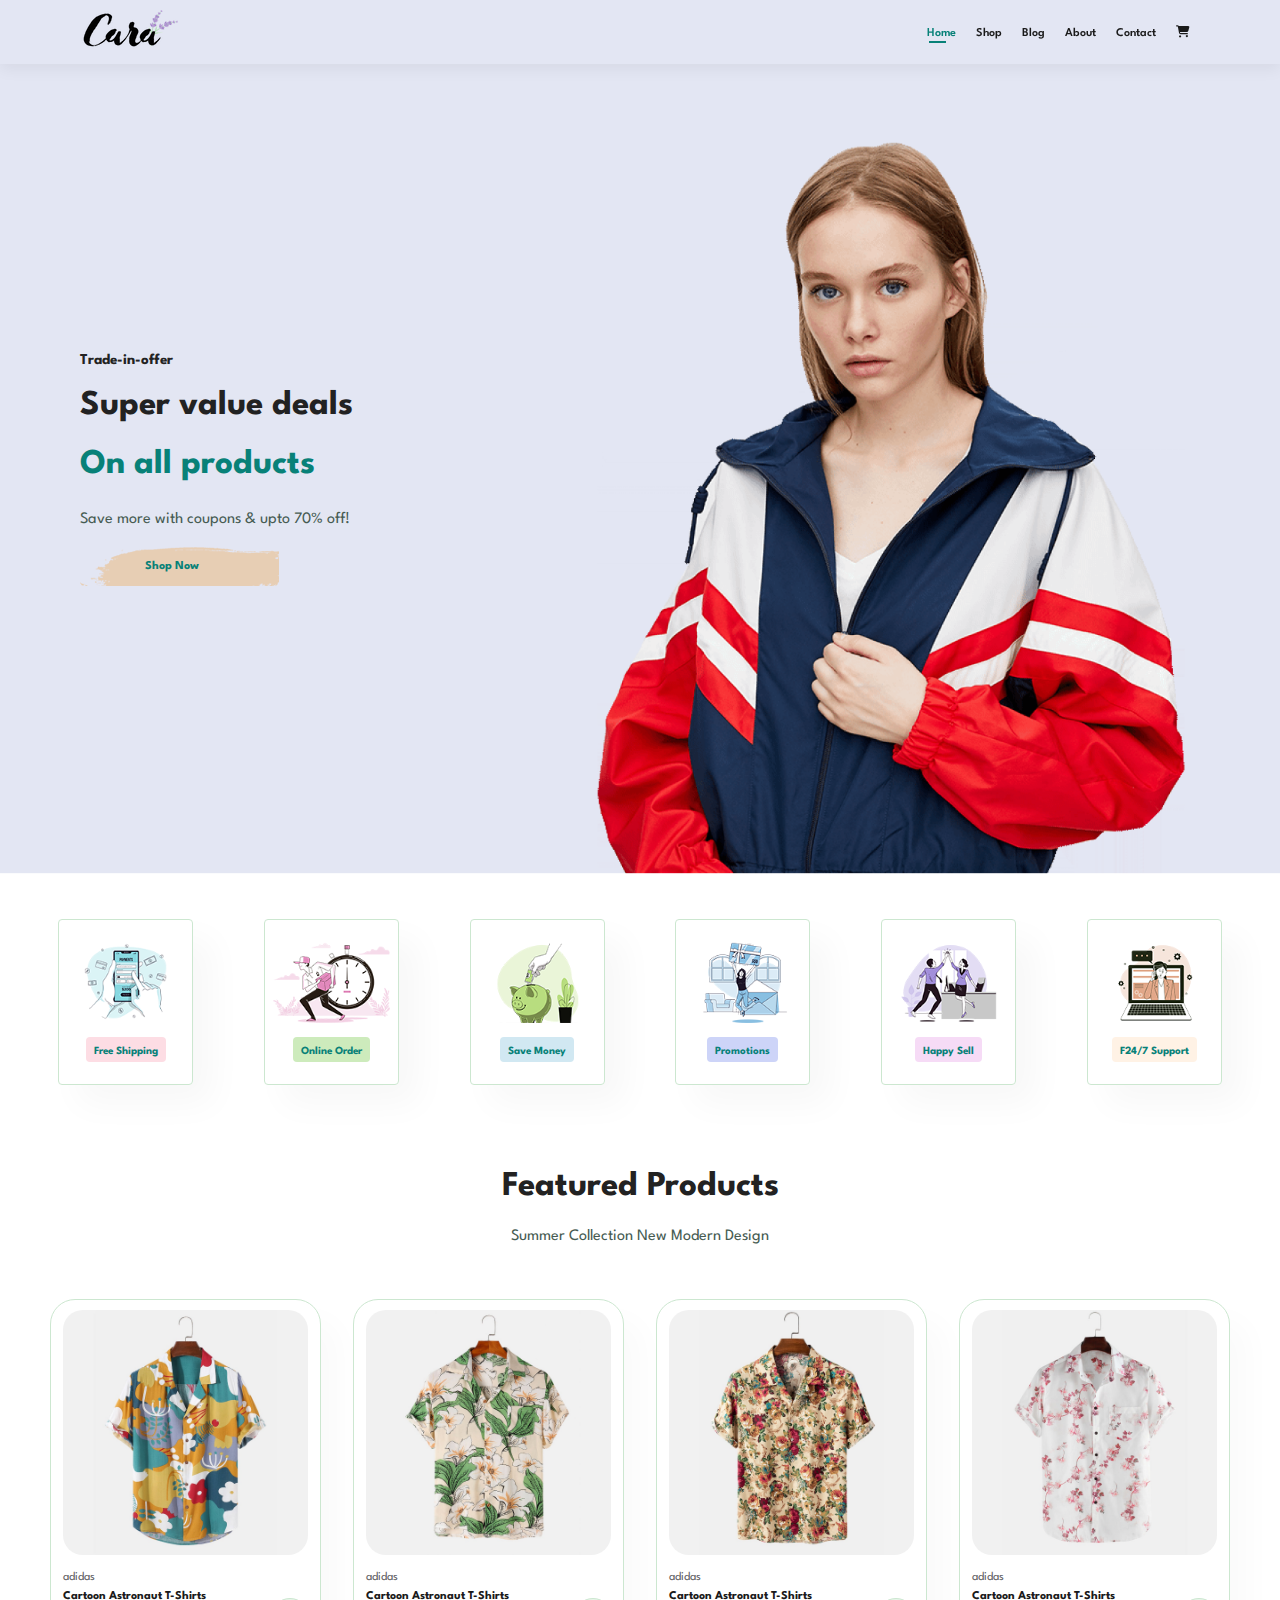
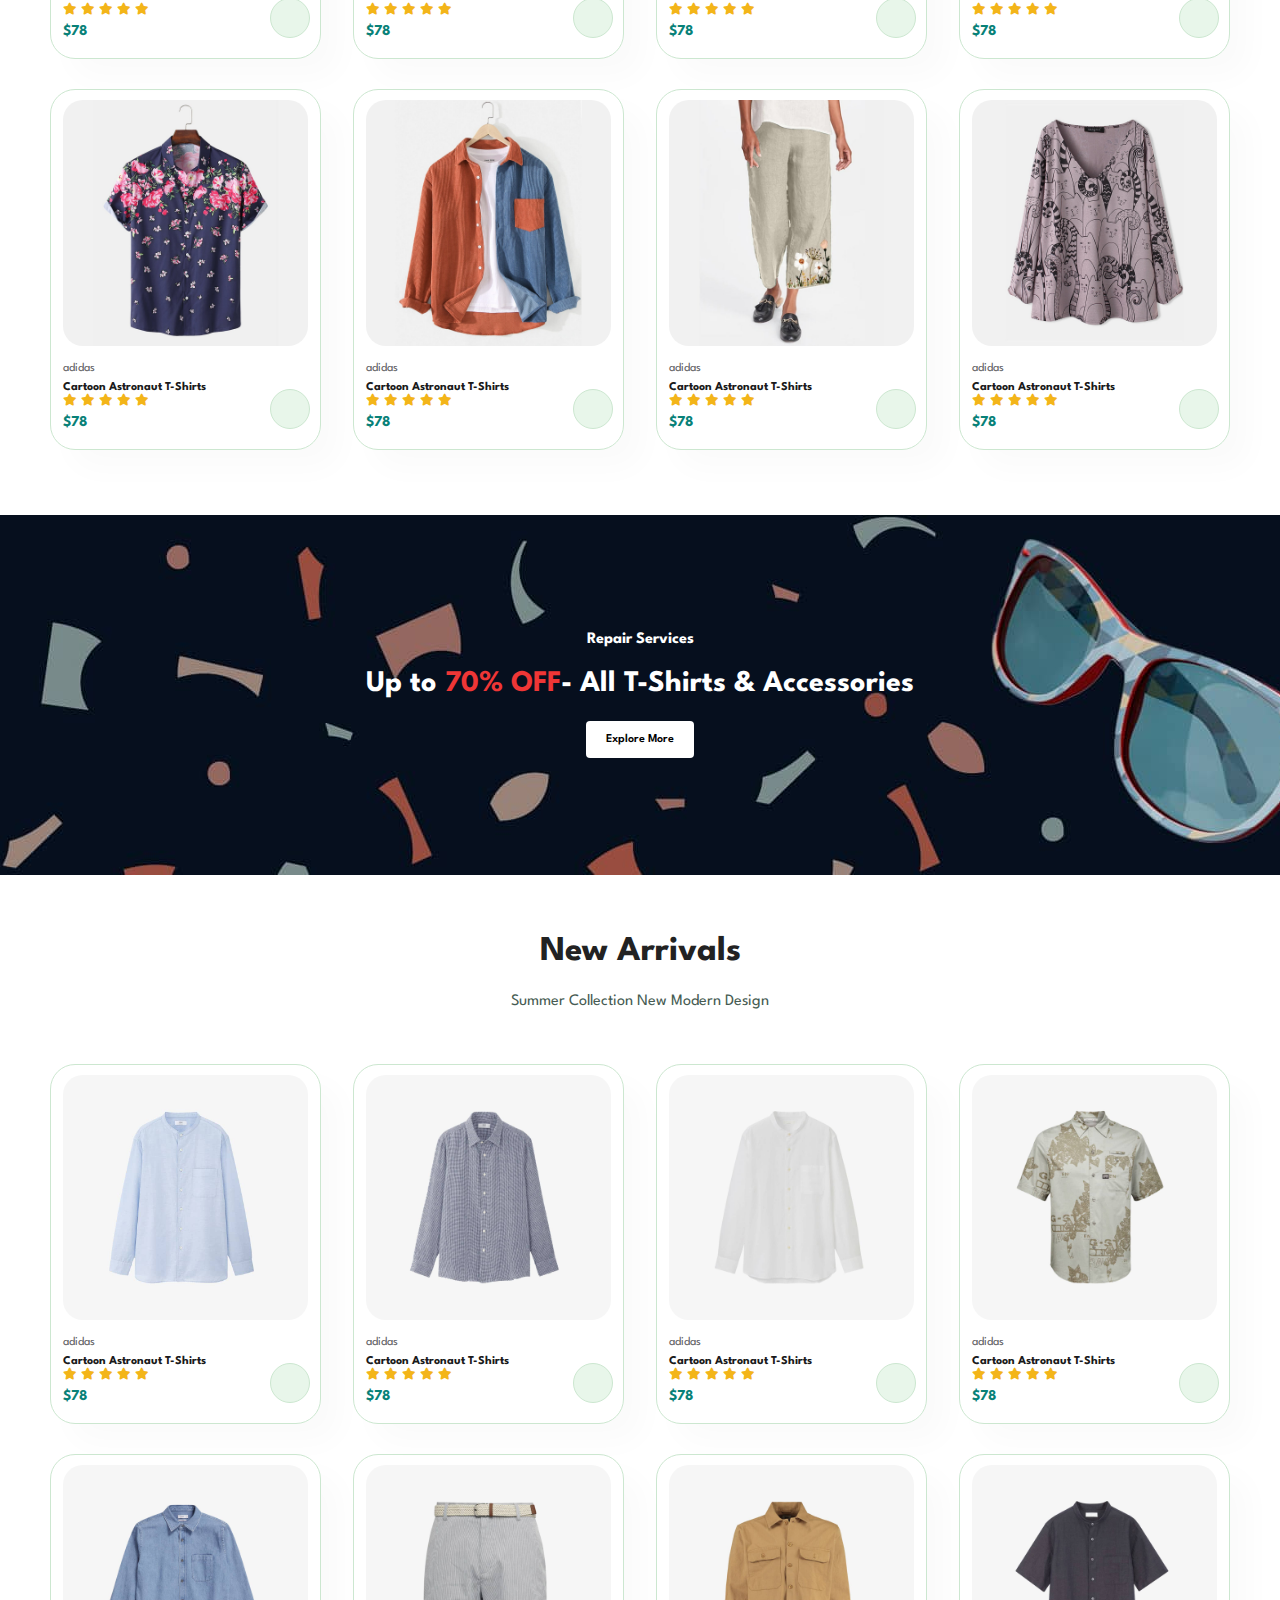
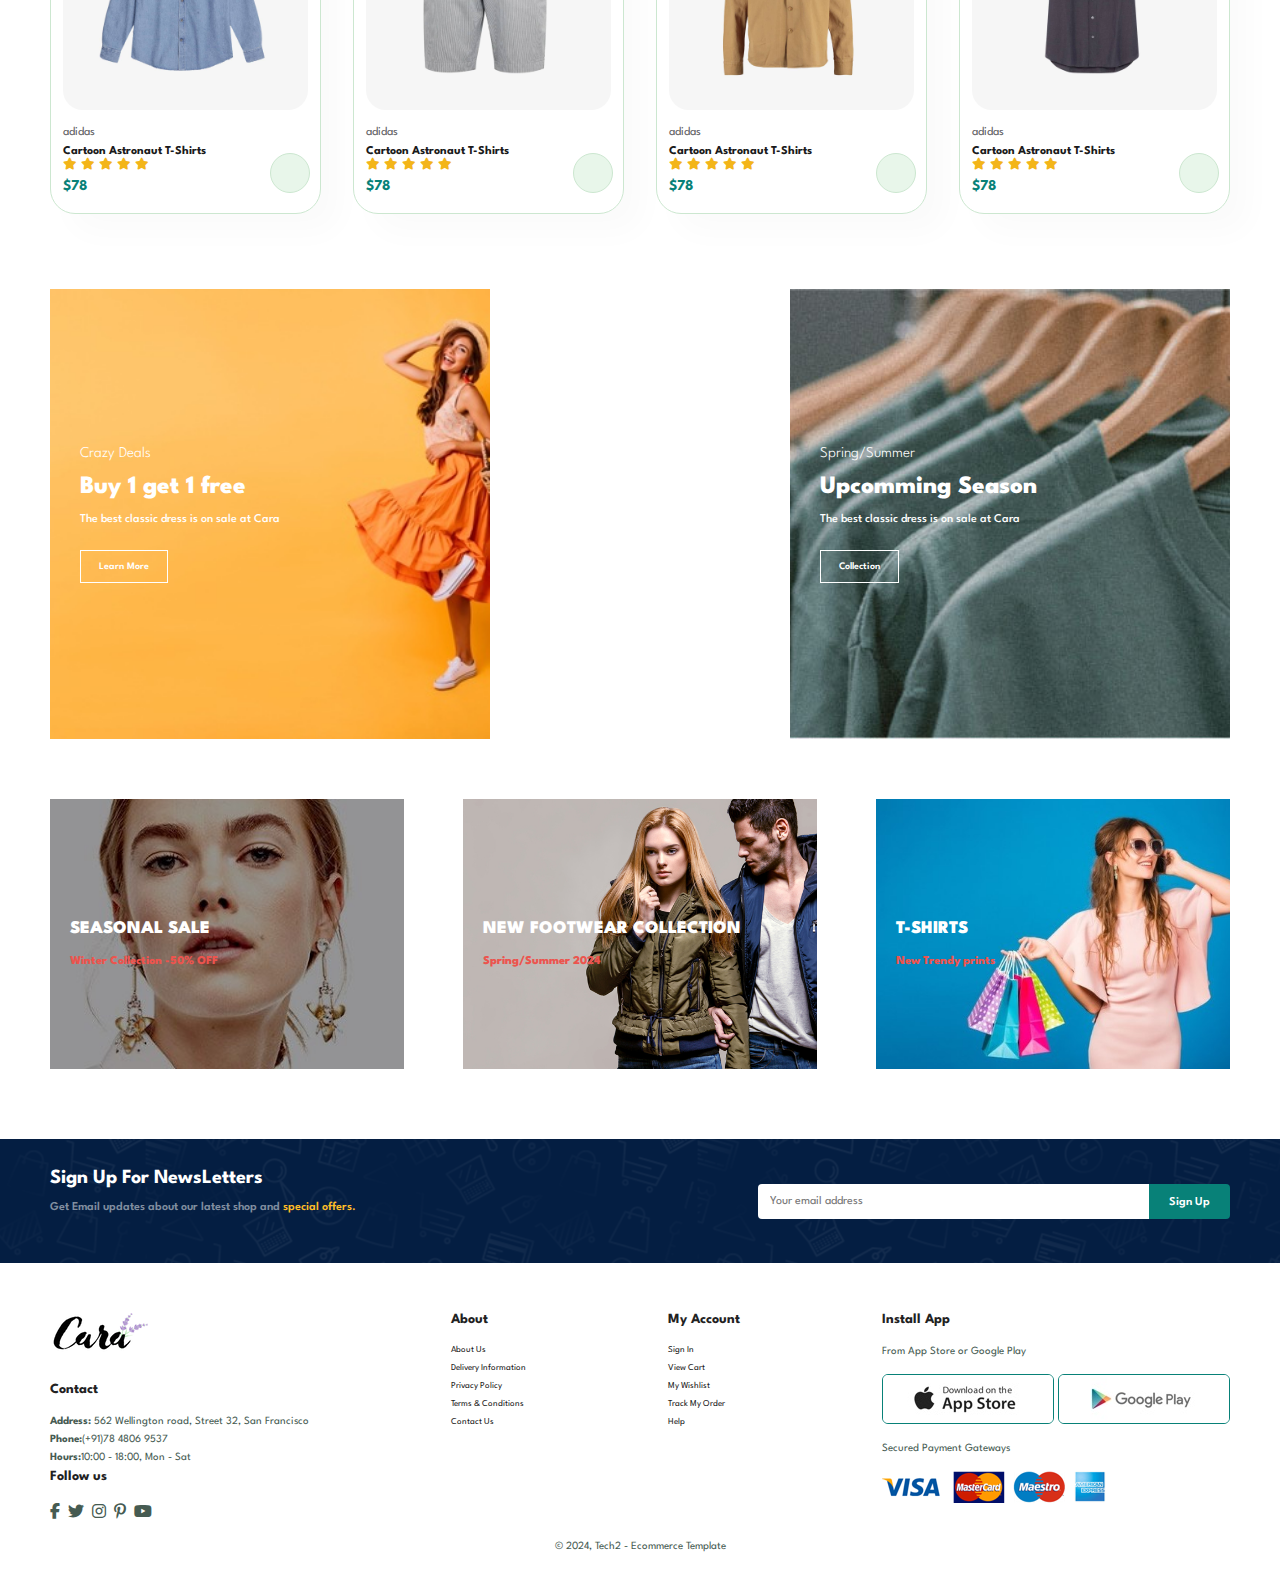
<file: index.html>
<!DOCTYPE html>
<html lang="en">
<head>
    <meta charset="UTF-8">
    <meta name="viewport" content="width=device-width, initial-scale=1.0">
    <title>Document</title>
    <link rel="stylesheet" href="https://cdnjs.cloudflare.com/ajax/libs/font-awesome/6.6.0/css/all.min.css"/>
    <link rel="stylesheet" href="style.css">
</head>
<body>
    <!-- Navigation bar -->
    <section id="header">
        <a href="#"><img src="./img/logo.png" alt=""></a>

        <div>
            <ul id="navbar">
                <li><a class="active"href="index.html">Home</a></li>
                <li><a href="shop.html">Shop</a></li>
                <li><a href="blog.html">Blog</a></li>
                <li><a href="about.html">About</a></li>
                <li><a href="contact.html">Contact</a></li>
                <li id="lg-bag"><a href="cart.html"><i class="fa-solid fa-cart-shopping"></i></a></li>
                <a href="#" id="close"><i class="fa-solid fa-xmark"></i></a>
            </ul>
        </div>

        <div class="mobile">
            <a href="cart.html"><i class="fa-solid fa-cart-shopping"></i></a>
            <i id="bar"class="fa-solid fa-bars"></i>
        </div>
    </section>

    <!-- hero page -->
     <section id="hero">
        <h4>Trade-in-offer</h4>
        <h2>Super value deals</h2>
        <h1>On all products</h1>
        <p>Save more with coupons & upto 70% off! </p>
        <button>Shop Now</button>
     </section>

    <!-- features section  -->
      <section id="feature" class= "section-p1">
        <div class="fe-box">
            <img src="./img/features/f1.png" alt="">
            <h6>Free Shipping</h6>
        </div>

        <div class="fe-box">
            <img src="./img/features/f2.png" alt="">
            <h6>Online Order</h6>
        </div>

        <div class="fe-box">
            <img src="./img/features/f3.png" alt="">
            <h6>Save Money</h6>
        </div>

        <div class="fe-box">
            <img src="./img/features/f4.png" alt="">
            <h6>Promotions</h6>
        </div>

        <div class="fe-box">
            <img src="./img/features/f5.png" alt="">
            <h6>Happy Sell</h6>
        </div>

        <div class="fe-box">
            <img src="./img/features/f6.png" alt="">
            <h6>F24/7 Support</h6>
        </div>
      </section>

    <!-- featured products  -->
       <section id="product1" class= "section-p1">
        <h2>Featured Products</h2>
        <p>Summer Collection New Modern Design</p>

        <div class="pro-container">
            <div class="pro">
                <img src="./img/products/f1.jpg" alt="">
            <!-- product description -->
            <div class="des">
                <span>adidas</span>
                <h5>Cartoon Astronaut T-Shirts</h5>
                <div class="star">
                    <i class="fas fa-star"></i>
                    <i class="fas fa-star"></i>
                    <i class="fas fa-star"></i>
                    <i class="fas fa-star"></i>
                    <i class="fas fa-star"></i>
                </div>
                <h4>$78</h4>
            </div>
                <a href="#"><i class="fal fa-shopping-cart cart"></i></a>
            </div>
            <div class="pro">
                <img src="./img/products/f2.jpg" alt="">
            <!-- product description -->
            <div class="des">
                <span>adidas</span>
                <h5>Cartoon Astronaut T-Shirts</h5>
                <div class="star">
                    <i class="fas fa-star"></i>
                    <i class="fas fa-star"></i>
                    <i class="fas fa-star"></i>
                    <i class="fas fa-star"></i>
                    <i class="fas fa-star"></i>
                </div>
                <h4>$78</h4>
            </div>
                <a href="#"><i class="fal fa-shopping-cart cart"></i></a>
            </div>
            <div class="pro">
                <img src="./img/products/f3.jpg" alt="">
            <!-- product description -->
            <div class="des">
                <span>adidas</span>
                <h5>Cartoon Astronaut T-Shirts</h5>
                <div class="star">
                    <i class="fas fa-star"></i>
                    <i class="fas fa-star"></i>
                    <i class="fas fa-star"></i>
                    <i class="fas fa-star"></i>
                    <i class="fas fa-star"></i>
                </div>
                <h4>$78</h4>
            </div>
                <a href="#"><i class="fal fa-shopping-cart cart"></i></a>
            </div>
            <div class="pro">
                <img src="./img/products/f4.jpg" alt="">
            <!-- product description -->
            <div class="des">
                <span>adidas</span>
                <h5>Cartoon Astronaut T-Shirts</h5>
                <div class="star">
                    <i class="fas fa-star"></i>
                    <i class="fas fa-star"></i>
                    <i class="fas fa-star"></i>
                    <i class="fas fa-star"></i>
                    <i class="fas fa-star"></i>
                </div>
                <h4>$78</h4>
            </div>
                <a href="#"><i class="fal fa-shopping-cart cart"></i></a>
            </div>
            <div class="pro">
                <img src="./img/products/f5.jpg" alt="">
            <!-- product description -->
            <div class="des">
                <span>adidas</span>
                <h5>Cartoon Astronaut T-Shirts</h5>
                <div class="star">
                    <i class="fas fa-star"></i>
                    <i class="fas fa-star"></i>
                    <i class="fas fa-star"></i>
                    <i class="fas fa-star"></i>
                    <i class="fas fa-star"></i>
                </div>
                <h4>$78</h4>
            </div>
                <a href="#"><i class="fal fa-shopping-cart cart"></i></a>
            </div>
            <div class="pro">
                <img src="./img/products/f6.jpg" alt="">
            <!-- product description -->
            <div class="des">
                <span>adidas</span>
                <h5>Cartoon Astronaut T-Shirts</h5>
                <div class="star">
                    <i class="fas fa-star"></i>
                    <i class="fas fa-star"></i>
                    <i class="fas fa-star"></i>
                    <i class="fas fa-star"></i>
                    <i class="fas fa-star"></i>
                </div>
                <h4>$78</h4>
            </div>
                <a href="#"><i class="fal fa-shopping-cart cart"></i></a>
            </div>
            <div class="pro">
                <img src="./img/products/f7.jpg" alt="">
            <!-- product description -->
            <div class="des">
                <span>adidas</span>
                <h5>Cartoon Astronaut T-Shirts</h5>
                <div class="star">
                    <i class="fas fa-star"></i>
                    <i class="fas fa-star"></i>
                    <i class="fas fa-star"></i>
                    <i class="fas fa-star"></i>
                    <i class="fas fa-star"></i>
                </div>
                <h4>$78</h4>
            </div>
                <a href="#"><i class="fal fa-shopping-cart cart"></i></a>
            </div>
            
            <div class="pro">
                <img src="./img/products/f8.jpg" alt="">
            <!-- product description -->
            <div class="des">
                <span>adidas</span>
                <h5>Cartoon Astronaut T-Shirts</h5>
                <div class="star">
                    <i class="fas fa-star"></i>
                    <i class="fas fa-star"></i>
                    <i class="fas fa-star"></i>
                    <i class="fas fa-star"></i>
                    <i class="fas fa-star"></i>
                </div>
                <h4>$78</h4>
            </div>
                <a href="#"><i class="fal fa-shopping-cart cart"></i></a>
            </div>
        </div>
       </section>

    <!-- banner -->
        <section id="banner" class="section-m1">
            <h4>Repair Services</h4>
            <h2>Up to <span>70% OFF</span>- All T-Shirts & Accessories</h2>
            <button class="normal">Explore More</button>
        </section>

    <!-- New arrivals  -->
        <section id="product1" class= "section-p1">
            <h2>New Arrivals</h2>
            <p>Summer Collection New Modern Design</p>
    
            <div class="pro-container">
                <div class="pro">
                    <img src="./img/products/n1.jpg" alt="">
                <!-- product description -->
                <div class="des">
                    <span>adidas</span>
                    <h5>Cartoon Astronaut T-Shirts</h5>
                    <div class="star">
                        <i class="fas fa-star"></i>
                        <i class="fas fa-star"></i>
                        <i class="fas fa-star"></i>
                        <i class="fas fa-star"></i>
                        <i class="fas fa-star"></i>
                    </div>
                    <h4>$78</h4>
                </div>
                    <a href="#"><i class="fal fa-shopping-cart cart"></i></a>
                </div>
                <div class="pro">
                    <img src="./img/products/n2.jpg" alt="">
                <!-- product description -->
                <div class="des">
                    <span>adidas</span>
                    <h5>Cartoon Astronaut T-Shirts</h5>
                    <div class="star">
                        <i class="fas fa-star"></i>
                        <i class="fas fa-star"></i>
                        <i class="fas fa-star"></i>
                        <i class="fas fa-star"></i>
                        <i class="fas fa-star"></i>
                    </div>
                    <h4>$78</h4>
                </div>
                    <a href="#"><i class="fal fa-shopping-cart cart"></i></a>
                </div>
                <div class="pro">
                    <img src="./img/products/n3.jpg" alt="">
                <!-- product description -->
                <div class="des">
                    <span>adidas</span>
                    <h5>Cartoon Astronaut T-Shirts</h5>
                    <div class="star">
                        <i class="fas fa-star"></i>
                        <i class="fas fa-star"></i>
                        <i class="fas fa-star"></i>
                        <i class="fas fa-star"></i>
                        <i class="fas fa-star"></i>
                    </div>
                    <h4>$78</h4>
                </div>
                    <a href="#"><i class="fal fa-shopping-cart cart"></i></a>
                </div>
                <div class="pro">
                    <img src="./img/products/n4.jpg" alt="">
                <!-- product description -->
                <div class="des">
                    <span>adidas</span>
                    <h5>Cartoon Astronaut T-Shirts</h5>
                    <div class="star">
                        <i class="fas fa-star"></i>
                        <i class="fas fa-star"></i>
                        <i class="fas fa-star"></i>
                        <i class="fas fa-star"></i>
                        <i class="fas fa-star"></i>
                    </div>
                    <h4>$78</h4>
                </div>
                    <a href="#"><i class="fal fa-shopping-cart cart"></i></a>
                </div>
                <div class="pro">
                    <img src="./img/products/n5.jpg" alt="">
                <!-- product description -->
                <div class="des">
                    <span>adidas</span>
                    <h5>Cartoon Astronaut T-Shirts</h5>
                    <div class="star">
                        <i class="fas fa-star"></i>
                        <i class="fas fa-star"></i>
                        <i class="fas fa-star"></i>
                        <i class="fas fa-star"></i>
                        <i class="fas fa-star"></i>
                    </div>
                    <h4>$78</h4>
                </div>
                    <a href="#"><i class="fal fa-shopping-cart cart"></i></a>
                </div>
                <div class="pro">
                    <img src="./img/products/n6.jpg" alt="">
                <!-- product description -->
                <div class="des">
                    <span>adidas</span>
                    <h5>Cartoon Astronaut T-Shirts</h5>
                    <div class="star">
                        <i class="fas fa-star"></i>
                        <i class="fas fa-star"></i>
                        <i class="fas fa-star"></i>
                        <i class="fas fa-star"></i>
                        <i class="fas fa-star"></i>
                    </div>
                    <h4>$78</h4>
                </div>
                    <a href="#"><i class="fal fa-shopping-cart cart"></i></a>
                </div>
                <div class="pro">
                    <img src="./img/products/n7.jpg" alt="">
                <!-- product description -->
                <div class="des">
                    <span>adidas</span>
                    <h5>Cartoon Astronaut T-Shirts</h5>
                    <div class="star">
                        <i class="fas fa-star"></i>
                        <i class="fas fa-star"></i>
                        <i class="fas fa-star"></i>
                        <i class="fas fa-star"></i>
                        <i class="fas fa-star"></i>
                    </div>
                    <h4>$78</h4>
                </div>
                    <a href="#"><i class="fal fa-shopping-cart cart"></i></a>
                </div>
                
                <div class="pro">
                    <img src="./img/products/n8.jpg" alt="">
                <!-- product description -->
                <div class="des">
                    <span>adidas</span>
                    <h5>Cartoon Astronaut T-Shirts</h5>
                    <div class="star">
                        <i class="fas fa-star"></i>
                        <i class="fas fa-star"></i>
                        <i class="fas fa-star"></i>
                        <i class="fas fa-star"></i>
                        <i class="fas fa-star"></i>
                    </div>
                    <h4>$78</h4>
                </div>
                    <a href="#"><i class="fal fa-shopping-cart cart"></i></a>
                </div>
            </div>
           </section>

    <!-- Action banner  -->
        <section id="sm-banner" class= "section-p1">
            <div class="banner-box">
                <h4>Crazy Deals</h4>
                <h2>Buy 1 get 1 free</h2>
                <span>The best classic dress is on sale at Cara</span>
                <button class="white">Learn More</button>
            </div>
            <div class="banner-box">
                <h4>Spring/Summer</h4>
                <h2>Upcomming Season</h2>
                <span>The best classic dress is on sale at Cara</span>
                <button class="white">Collection</button>
            </div>
        </section>

    <!-- banner 3 section  -->
         <section id="banner3"  class= "section-p1">
            <div class="banner-box">
                <h2>SEASONAL SALE</h2>
                <h3>Winter Collection -50% OFF</h3>
            </div>
            <div class="banner-box">
                <h2>NEW FOOTWEAR COLLECTION</h2>
                <h3>Spring/Summer 2024</h3>
            </div>
            <div class="banner-box">
                <h2>T-SHIRTS</h2>
                <h3>New Trendy prints</h3>
            </div>
         </section>

    <!-- new sletter section  -->

         <section id="newsletter" class= "section-p1  section-m1">
            <div class="newstext">
                <h4>Sign Up For NewsLetters</h4>
                <p>Get Email updates about our latest shop and <span>special offers.</span></p>
            </div>
            <div class="form">
                <input type="text" placeholder="Your email address">
                <button class="normal">Sign Up</button>
            </div>
                
          
         </section>

    <!-- footer  -->
         <footer class="section-p1">
            <div class="col">
                <img class="logo" src="./img/logo.png" alt="">
                <h4>Contact</h4>
                <p><strong>Address:</strong> 562 Wellington road, Street 32, San Francisco</p>
                <p><strong>Phone:</strong>(+91)78 4806 9537</p>
                <p><strong>Hours:</strong>10:00 - 18:00, Mon - Sat</p>

                <div class="follow">
                    <h4>Follow us</h4>
                    <div class="icon">
                        <i class="fab fa-facebook-f"></i>
                        <i class="fab fa-twitter"></i>
                        <i class="fab fa-instagram"></i>
                        <i class="fab fa-pinterest-p"></i>
                        <i class="fab fa-youtube"></i>
                    </div>
                   
                </div>
            </div>
        

                <div class="col">
                    <h4>About</h4>
                    <a href="#">About Us</a>
                    <a href="#">Delivery Information</a>
                    <a href="#">Privacy Policy</a>
                    <a href="#">Terms & Conditions</a>
                    <a href="#">Contact Us</a>
                </div>

                <div class="col">
                    <h4>My Account</h4>
                    <a href="#">Sign In</a>
                    <a href="#">View Cart</a>
                    <a href="#">My Wishlist</a>
                    <a href="#">Track My Order</a>
                    <a href="#">Help</a>
                </div>

                <div class="col install">
                    <h4>Install App</h4>
                    <p>From App Store or Google Play</p>
                    <div class="row">
                        <img src="./img/pay/app.jpg" alt="">
                        <img src="./img/pay/play.jpg" alt="">
                    </div>
                    <p>Secured Payment Gateways</p>
                    <img src="./img/pay/pay.png" alt="">
                </div>

                <div class="copyright">
                    <p>&copy; 2024, Tech2 - Ecommerce Template</p>
                </div>
         </footer>

    
    

    <script src="script.js"></script>
</body>
</html>
</file>
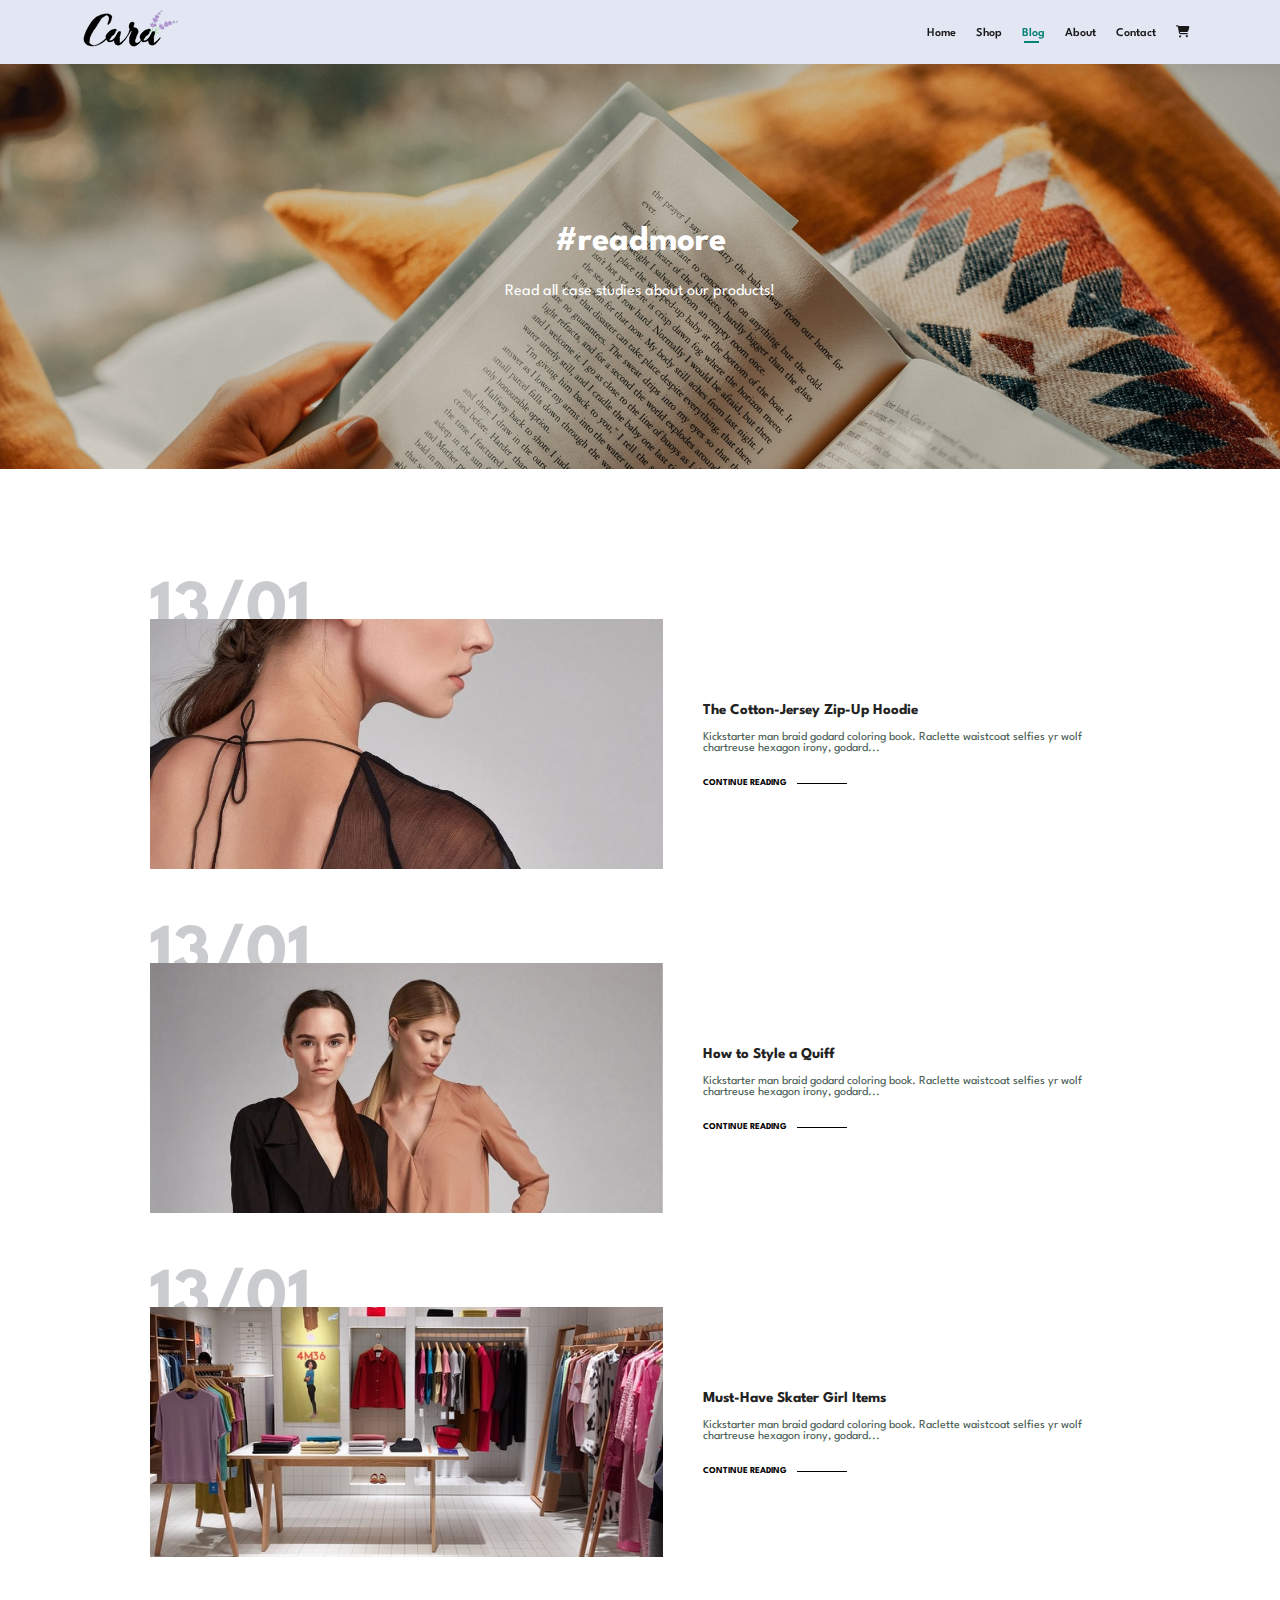
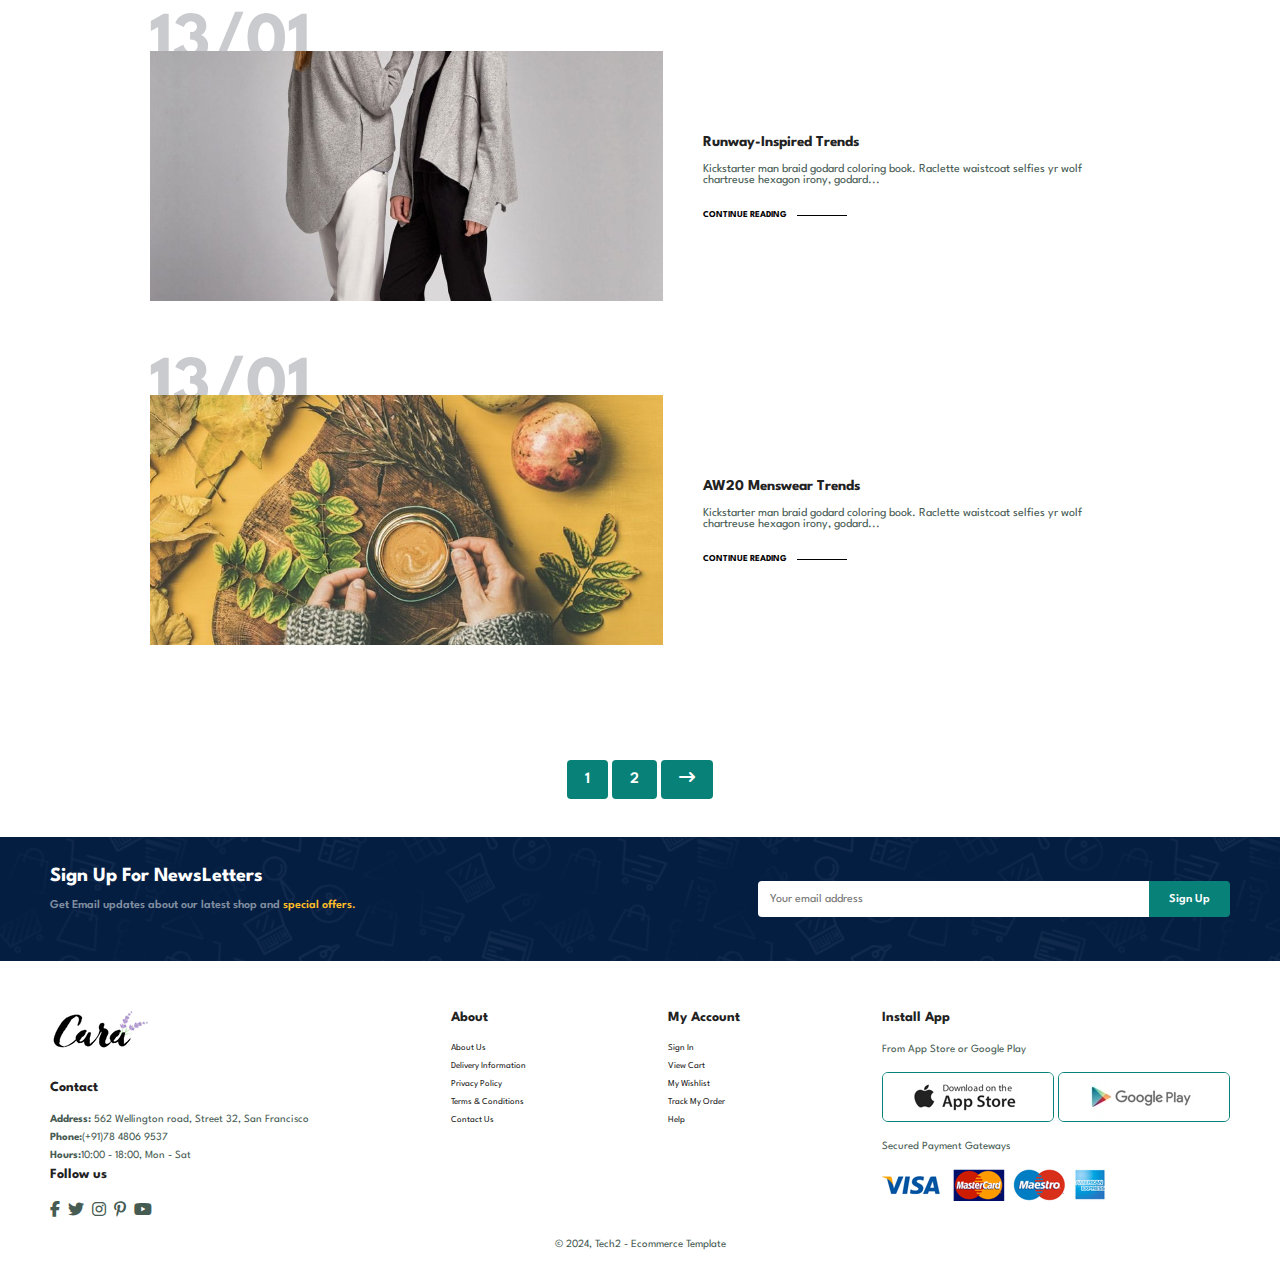
<file: blog.html>
<!DOCTYPE html>
<html lang="en">
<head>
    <meta charset="UTF-8">
    <meta name="viewport" content="width=device-width, initial-scale=1.0">
    <title>Document</title>
    <link rel="stylesheet" href="https://cdnjs.cloudflare.com/ajax/libs/font-awesome/6.6.0/css/all.min.css"/>
    <link rel="stylesheet" href="style.css">
</head>
<body>
    <!-- Navigation bar -->
    <section id="header">
        <a href="#"><img src="./img/logo.png" alt=""></a>

        <div>
            <ul id="navbar">
                <li><a href="index.html">Home</a></li>
                <li><a href="shop.html">Shop</a></li>
                <li><a class="active" href="blog.html">Blog</a></li>
                <li><a href="about.html">About</a></li>
                <li><a href="contact.html">Contact</a></li>
                <li id="lg-bag"><a href="cart.html"><i class="fa-solid fa-cart-shopping"></i></a></li>
                <a href="#" id="close"><i class="fa-solid fa-xmark"></i></a>
            </ul>
        </div>

        <div class="mobile">
            <a href="cart.html"><i class="fa-solid fa-cart-shopping"></i></a>
            <i id="bar"class="fa-solid fa-bars"></i>
        </div>
    </section>

    <!-- hero page -->
     <section id="page-header" class="blog-header">
        <h2>#readmore</h2>
        <p>Read all case studies about our products! </p>
      
     </section>

     <!-- blog images and their details  -->
      <section id="blog">
        <div class="blog-box">

            <div class="blog-img">
                <img src="./img/blog/b1.jpg" alt="">
            </div>

            <div class="blog-details">
                <h4>The Cotton-Jersey Zip-Up Hoodie</h4>
                <p>Kickstarter man braid godard coloring book. Raclette waistcoat selfies yr wolf chartreuse hexagon irony, godard...</p>
                <a href="#">CONTINUE READING</a>
            </div>

            <h1>13/01</h1>
        </div>


        
        <div class="blog-box">

            <div class="blog-img">
                <img src="./img/blog/b2.jpg" alt="">
            </div>

            <div class="blog-details">
                <h4>How to Style a Quiff</h4>
                <p>Kickstarter man braid godard coloring book. Raclette waistcoat selfies yr wolf chartreuse hexagon irony, godard...</p>
                <a href="#">CONTINUE READING</a>
            </div>

            <h1>13/01</h1>
        </div>


        <div class="blog-box">

            <div class="blog-img">
                <img src="./img/blog/b3.jpg" alt="">
            </div>

            <div class="blog-details">
                <h4>Must-Have Skater Girl Items</h4>
                <p>Kickstarter man braid godard coloring book. Raclette waistcoat selfies yr wolf chartreuse hexagon irony, godard...</p>
                <a href="#">CONTINUE READING</a>
            </div>

            <h1>13/01</h1>
        </div>


        <div class="blog-box">

            <div class="blog-img">
                <img src="./img/blog/b4.jpg" alt="">
            </div>

            <div class="blog-details">
                <h4>Runway-Inspired Trends</h4>
                <p>Kickstarter man braid godard coloring book. Raclette waistcoat selfies yr wolf chartreuse hexagon irony, godard...</p>
                <a href="#">CONTINUE READING</a>
            </div>

            <h1>13/01</h1>
        </div>


        <div class="blog-box">

            <div class="blog-img">
                <img src="./img/blog/b6.jpg" alt="">
            </div>

            <div class="blog-details">
                <h4>AW20 Menswear Trends</h4>
                <p>Kickstarter man braid godard coloring book. Raclette waistcoat selfies yr wolf chartreuse hexagon irony, godard...</p>
                <a href="#">CONTINUE READING</a>
            </div>

            <h1>13/01</h1>
        </div>



      </section>


    <!-- pagination section  -->
           <section id="pagination" class= "section-p1">
            <a href="#">1</a>
            <a href="#">2</a>
            <a href="#"><i class="fa-solid fa-arrow-right-long"></i></a>
           </section>

    <!-- new sletter section  -->

         <section id="newsletter" class= "section-p1  section-m1">
            <div class="newstext">
                <h4>Sign Up For NewsLetters</h4>
                <p>Get Email updates about our latest shop and <span>special offers.</span></p>
            </div>
            <div class="form">
                <input type="text" placeholder="Your email address">
                <button class="normal">Sign Up</button>
            </div>
                
          
         </section>

    <!-- footer  -->
         <footer class="section-p1">
            <div class="col">
                <img class="logo" src="./img/logo.png" alt="">
                <h4>Contact</h4>
                <p><strong>Address:</strong> 562 Wellington road, Street 32, San Francisco</p>
                <p><strong>Phone:</strong>(+91)78 4806 9537</p>
                <p><strong>Hours:</strong>10:00 - 18:00, Mon - Sat</p>

                <div class="follow">
                    <h4>Follow us</h4>
                    <div class="icon">
                        <i class="fab fa-facebook-f"></i>
                        <i class="fab fa-twitter"></i>
                        <i class="fab fa-instagram"></i>
                        <i class="fab fa-pinterest-p"></i>
                        <i class="fab fa-youtube"></i>
                    </div>
                   
                </div>
            </div>
        

                <div class="col">
                    <h4>About</h4>
                    <a href="#">About Us</a>
                    <a href="#">Delivery Information</a>
                    <a href="#">Privacy Policy</a>
                    <a href="#">Terms & Conditions</a>
                    <a href="#">Contact Us</a>
                </div>

                <div class="col">
                    <h4>My Account</h4>
                    <a href="#">Sign In</a>
                    <a href="#">View Cart</a>
                    <a href="#">My Wishlist</a>
                    <a href="#">Track My Order</a>
                    <a href="#">Help</a>
                </div>

                <div class="col install">
                    <h4>Install App</h4>
                    <p>From App Store or Google Play</p>
                    <div class="row">
                        <img src="./img/pay/app.jpg" alt="">
                        <img src="./img/pay/play.jpg" alt="">
                    </div>
                    <p>Secured Payment Gateways</p>
                    <img src="./img/pay/pay.png" alt="">
                </div>

                <div class="copyright">
                    <p>&copy; 2024, Tech2 - Ecommerce Template</p>
                </div>
         </footer>

    
    

    <script src="script.js"></script>
</body>
</html>
</file>
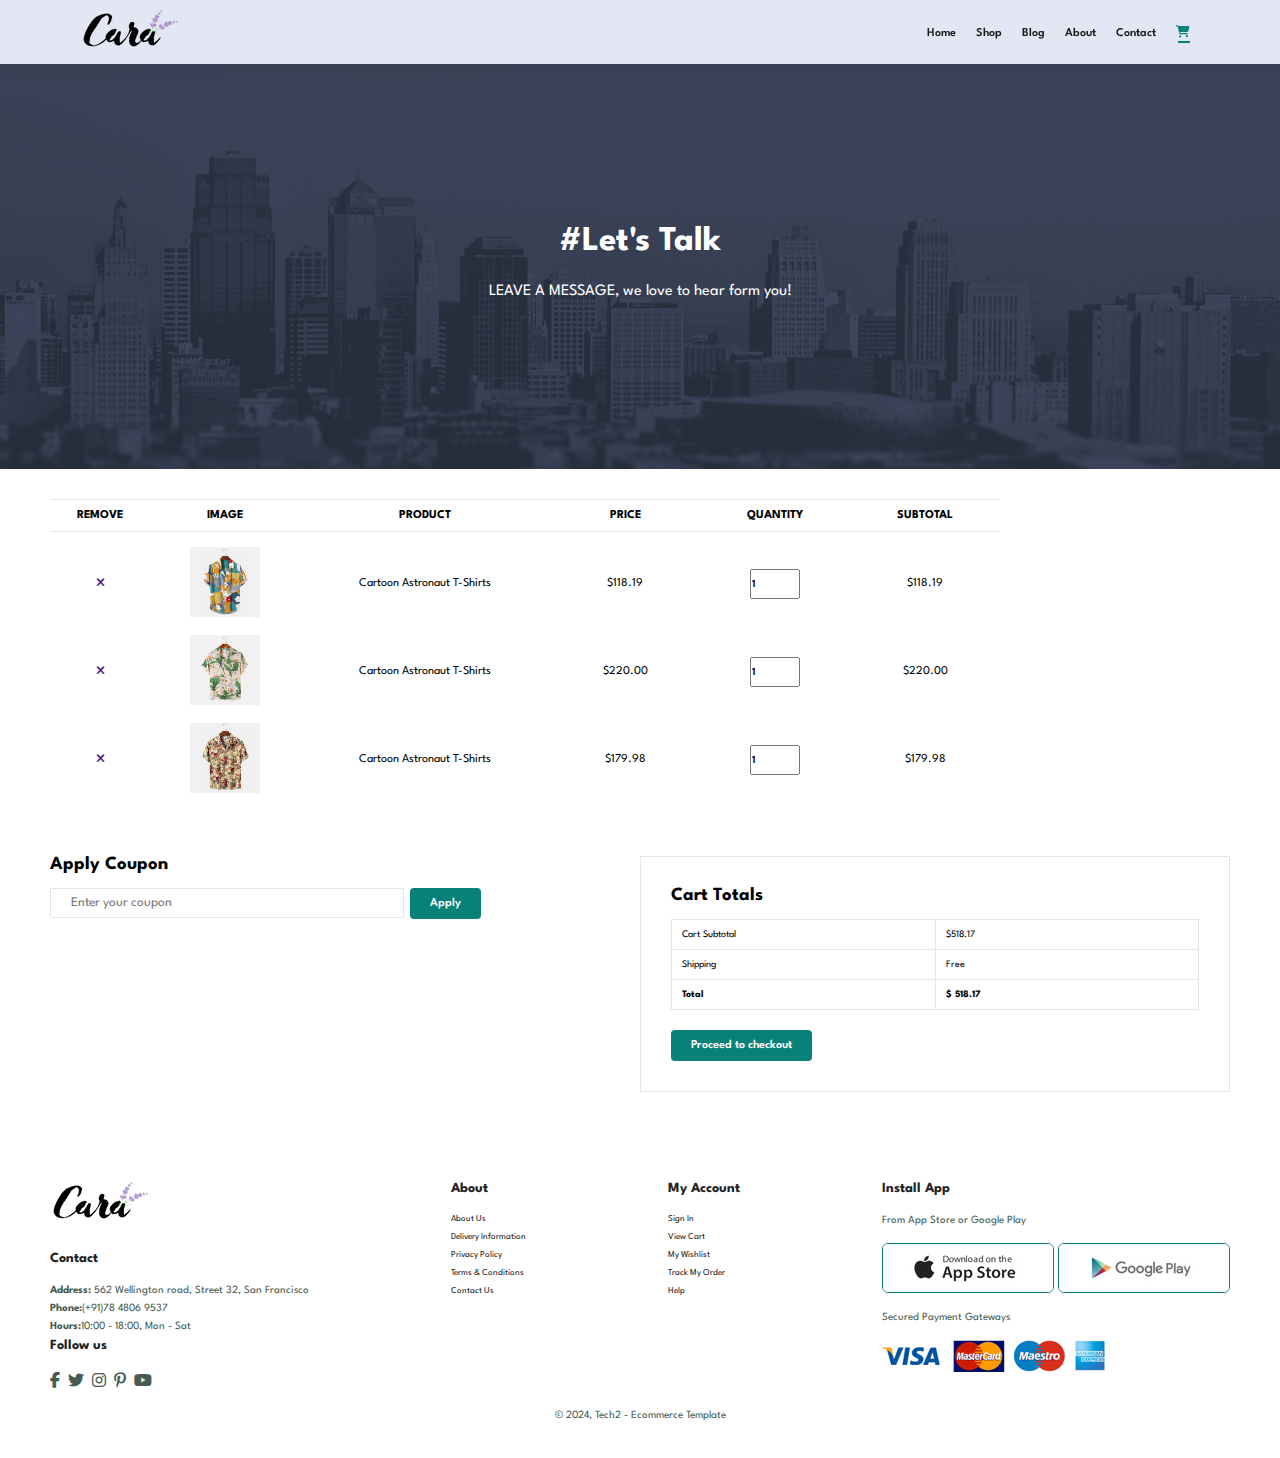
<file: cart.html>
<!DOCTYPE html>
<html lang="en">
<head>
    <meta charset="UTF-8">
    <meta name="viewport" content="width=device-width, initial-scale=1.0">
    <title>Document</title>
    <link rel="stylesheet" href="https://cdnjs.cloudflare.com/ajax/libs/font-awesome/6.6.0/css/all.min.css"/>
    <link rel="stylesheet" href="style.css">
</head>
<body>
    <!-- Navigation bar -->
    <section id="header">
        <a href="#"><img src="./img/logo.png" alt=""></a>

        <div>
            <ul id="navbar">
                <li><a href="index.html">Home</a></li>
                <li><a href="shop.html">Shop</a></li>
                <li><a href="blog.html">Blog</a></li>
                <li><a href="about.html">About</a></li>
                <li><a href="contact.html">Contact</a></li>
                <li id="lg-bag"><a class="active" href="cart.html"><i class="fa-solid fa-cart-shopping"></i></a></li>
                <a href="#" id="close"><i class="fa-solid fa-xmark"></i></a>
            </ul>
        </div>

        <div class="mobile">
            <a href="cart.html"><i class="fa-solid fa-cart-shopping"></i></a>
            <i id="bar"class="fa-solid fa-bars"></i>
        </div>
    </section>

    <!-- hero page -->
     <section id="page-header" class="about-header">
        <h2>#Let's Talk</h2>
        <p>LEAVE A MESSAGE, we love to hear form you!</p>
      
     </section>

     <!-- table section  -->
      <section id="cart" class="section-p1">
        <table width="100%">
            <thead>
                <tr>
                    <td>Remove</td>
                    <td>Image</td>
                    <td>Product</td>
                    <td>Price</td>
                    <td>Quantity</td>
                    <td>SubTotal</td>
                </tr>
            </thead>

            <tbody>
                
                <tr>
                    <td><a href=""><i class="fa-solid fa-xmark"></i></a></td>
                    <td><img src="./img/products/f1.jpg" alt=""></td>
                    <td>Cartoon Astronaut T-Shirts</td>
                    <td>$118.19</td>
                    <td><input type="number" value="1"></td>
                    <td>$118.19</td>
                </tr>

                <tr>
                    <td><a href=""><i class="fa-solid fa-xmark"></i></a></td>
                    <td><img src="./img/products/f2.jpg" alt=""></td>
                    <td>Cartoon Astronaut T-Shirts</td>
                    <td>$220.00</td>
                    <td><input type="number" value="1"></td>
                    <td>$220.00</td>
                </tr>

                <tr>
                    <td><a href=""><i class="fa-solid fa-xmark"></i></a></td>
                    <td><img src="./img/products/f3.jpg" alt=""></td>
                    <td>Cartoon Astronaut T-Shirts</td>
                    <td>$179.98</td>
                    <td><input type="number" value="1"></td>
                    <td>$179.98</td>
                </tr>
            </tbody>

        </table>
      </section>

      <!-- cart total and coupon section  -->
       <section id="cart-add" class="section-p1">
        <!-- coupon  -->
        <div id="coupon">
            <h3>Apply Coupon</h3>
            <div>
                <input type="text" placeholder="Enter your coupon">
                <button class="normal">Apply</button>
            </div>
        </div>
        <!-- subtotal  -->
         <div id="subtotal">
            <h3>Cart Totals</h3>
            <table>
                <tr>
                    <td>Cart Subtotal</td>
                    <td>$518.17</td>
                </tr>
                <tr>
                    <td>Shipping</td>
                    <td>Free</td>
                </tr>
                <tr>
                    <td><strong>Total</strong></td>
                    <td><strong>$ 518.17</strong></td>
                </tr>
              
            </table>

            <button class="normal">Proceed to checkout</button>
         </div>
       </section>
     
    <!-- footer  -->
         <footer class="section-p1">
            <div class="col">
                <img class="logo" src="./img/logo.png" alt="">
                <h4>Contact</h4>
                <p><strong>Address:</strong> 562 Wellington road, Street 32, San Francisco</p>
                <p><strong>Phone:</strong>(+91)78 4806 9537</p>
                <p><strong>Hours:</strong>10:00 - 18:00, Mon - Sat</p>

                <div class="follow">
                    <h4>Follow us</h4>
                    <div class="icon">
                        <i class="fab fa-facebook-f"></i>
                        <i class="fab fa-twitter"></i>
                        <i class="fab fa-instagram"></i>
                        <i class="fab fa-pinterest-p"></i>
                        <i class="fab fa-youtube"></i>
                    </div>
                   
                </div>
            </div>
        

                <div class="col">
                    <h4>About</h4>
                    <a href="#">About Us</a>
                    <a href="#">Delivery Information</a>
                    <a href="#">Privacy Policy</a>
                    <a href="#">Terms & Conditions</a>
                    <a href="#">Contact Us</a>
                </div>

                <div class="col">
                    <h4>My Account</h4>
                    <a href="#">Sign In</a>
                    <a href="#">View Cart</a>
                    <a href="#">My Wishlist</a>
                    <a href="#">Track My Order</a>
                    <a href="#">Help</a>
                </div>

                <div class="col install">
                    <h4>Install App</h4>
                    <p>From App Store or Google Play</p>
                    <div class="row">
                        <img src="./img/pay/app.jpg" alt="">
                        <img src="./img/pay/play.jpg" alt="">
                    </div>
                    <p>Secured Payment Gateways</p>
                    <img src="./img/pay/pay.png" alt="">
                </div>

                <div class="copyright">
                    <p>&copy; 2024, Tech2 - Ecommerce Template</p>
                </div>
         </footer>

    
    

    <script src="script.js"></script>
</body>
</html>
</file>
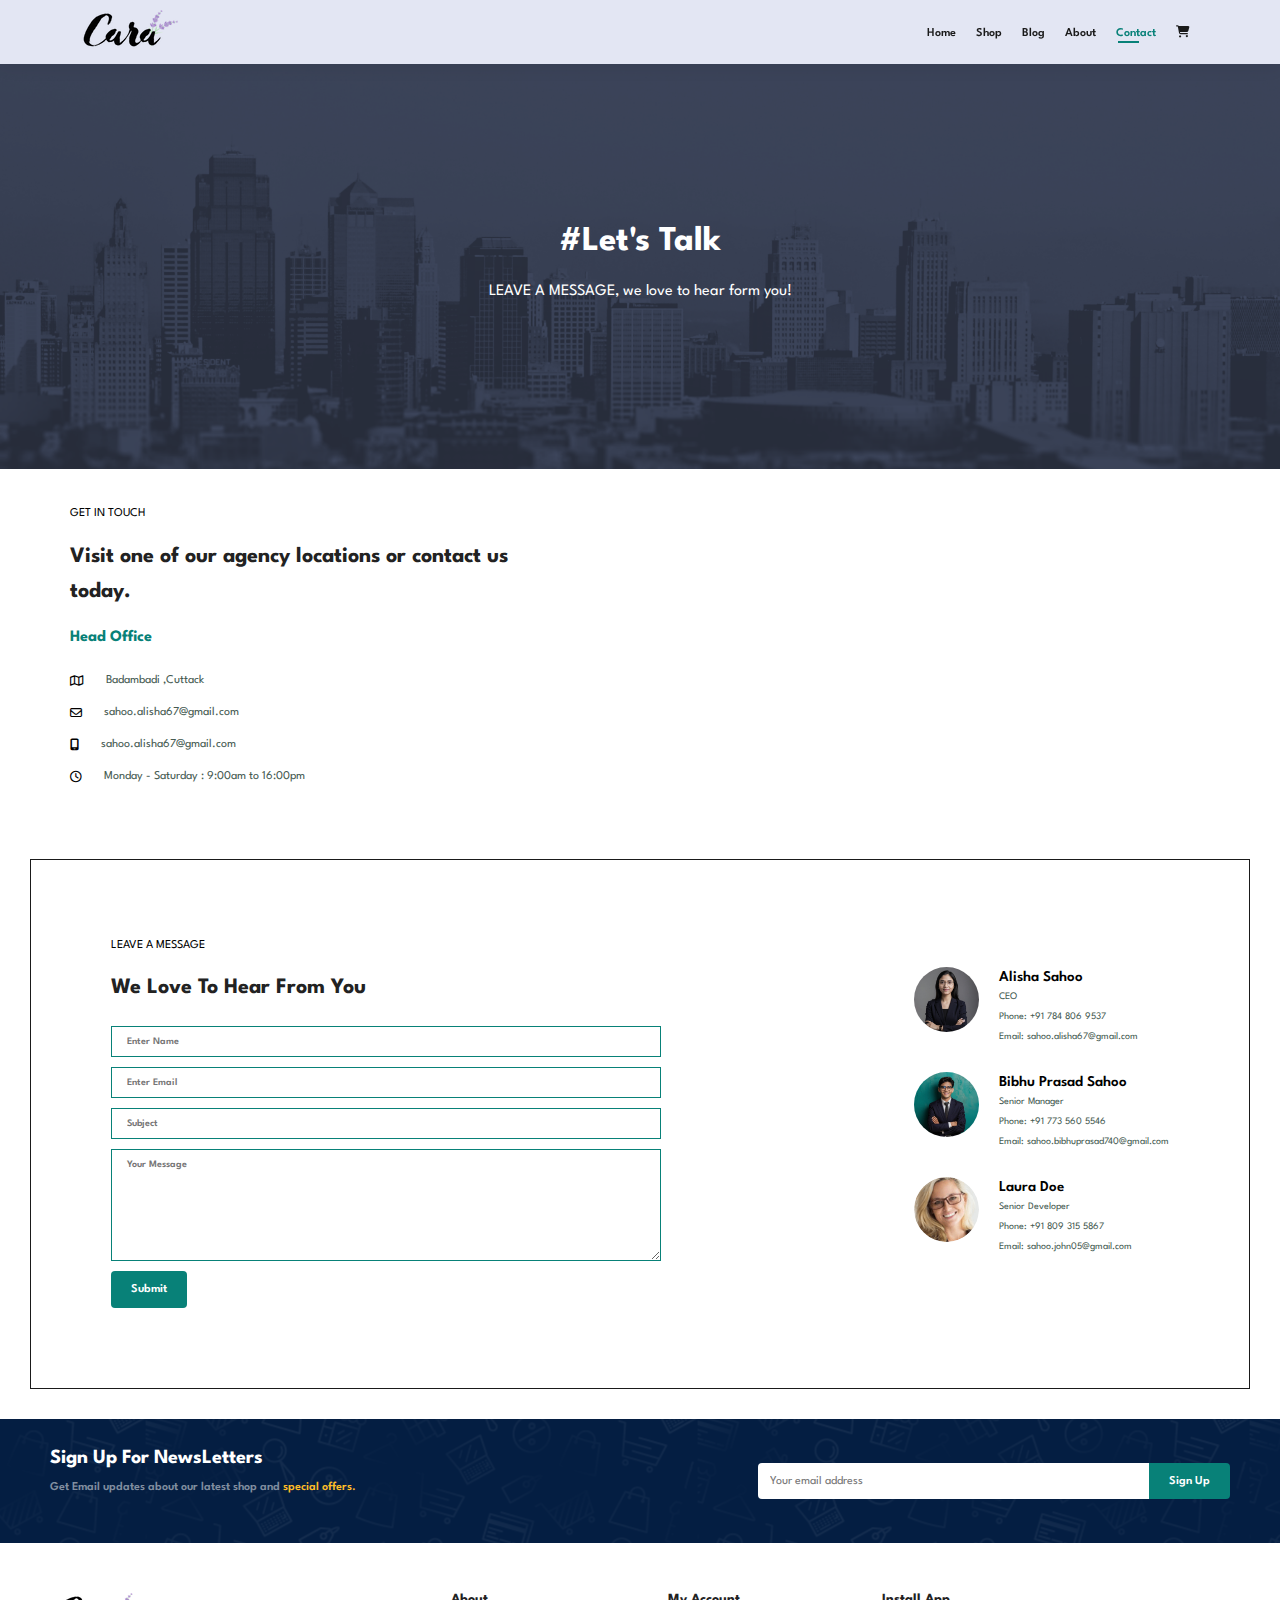
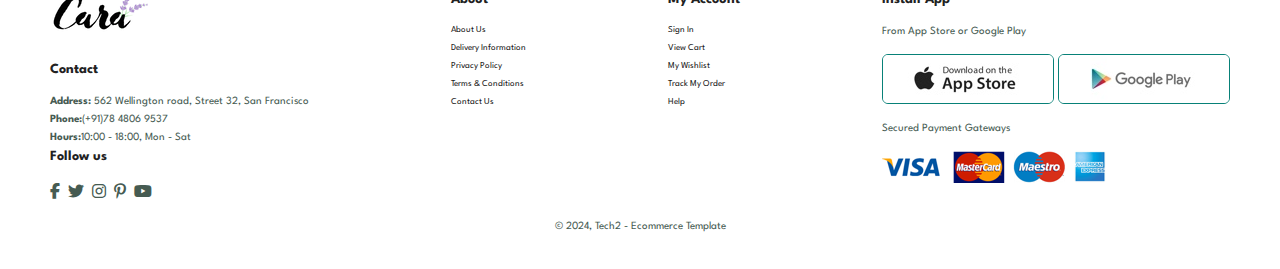
<file: contact.html>
<!DOCTYPE html>
<html lang="en">
<head>
    <meta charset="UTF-8">
    <meta name="viewport" content="width=device-width, initial-scale=1.0">
    <title>Document</title>
    <link rel="stylesheet" href="https://cdnjs.cloudflare.com/ajax/libs/font-awesome/6.6.0/css/all.min.css"/>
    <link rel="stylesheet" href="style.css">
</head>
<body>
    <!-- Navigation bar -->
    <section id="header">
        <a href="#"><img src="./img/logo.png" alt=""></a>

        <div>
            <ul id="navbar">
                <li><a href="index.html">Home</a></li>
                <li><a href="shop.html">Shop</a></li>
                <li><a href="blog.html">Blog</a></li>
                <li><a href="about.html">About</a></li>
                <li><a class="active" href="contact.html">Contact</a></li>
                <li id="lg-bag"><a href="cart.html"><i class="fa-solid fa-cart-shopping"></i></a></li>
                <a href="#" id="close"><i class="fa-solid fa-xmark"></i></a>
            </ul>
        </div>

        <div class="mobile">
            <a href="cart.html"><i class="fa-solid fa-cart-shopping"></i></a>
            <i id="bar"class="fa-solid fa-bars"></i>
        </div>
    </section>

    <!-- hero page -->
     <section id="page-header" class="about-header">
        <h2>#Let's Talk</h2>
        <p>LEAVE A MESSAGE, we love to hear form you!</p>
      
     </section>

     <!-- contact-details and map section  -->
      <section id="contact-details" class= "section-p1">
        <div class="details">
            <span>GET IN TOUCH</span>
            <h2>Visit one of our agency locations or contact us today.</h2>
            <h3>Head Office</h3>

            <div>
                <li>
                    <i class="fa-regular fa-map"></i>
                    <p>Badambadi ,Cuttack</p>
                </li>
                <li>
                    <i class="fa-regular fa-envelope"></i>
                    <p>sahoo.alisha67@gmail.com</p>
                </li>
                <li>
                    <i class="fa-solid fa-mobile-screen"></i>
                    <p>sahoo.alisha67@gmail.com</p>
                </li>
                <li>
                    <i class="fa-regular fa-clock"></i>
                    <p>Monday - Saturday : 9:00am to 16:00pm</p>
                </li>
            </div>
        </div>

        <div class="map">
            <iframe src="https://www.google.com/maps/embed?pb=!1m18!1m12!1m3!1d3751.0324456336025!2d85.39305157376205!3d19.923037524838755!2m3!1f0!2f0!3f0!3m2!1i1024!2i768!4f13.1!3m3!1m2!1s0x3a18470832aac819%3A0x18e98f5846e836e1!2sTangi%20Govt.%20Hospital!5e0!3m2!1sen!2sin!4v1730630182842!5m2!1sen!2sin" width="600" height="450" style="border:0;" allowfullscreen="" loading="lazy" referrerpolicy="no-referrer-when-downgrade"></iframe>
        </div>
      </section>

      <!-- form details and people section  -->
       <section id="form-details" class= "section-p1">
        <!-- form  -->
        <form action="">
            <span>LEAVE A MESSAGE</span>
            <h2>We Love To Hear From You</h2>
            <input type="text" placeholder="Enter Name">
            <input type="text" placeholder="Enter Email">
            <input type="text" placeholder="Subject">
            <textarea name="" id="" cols="30" rows="10" placeholder="Your Message"></textarea>
            <button class="normal">Submit</button>
        </form>


        <!-- people  -->
        <div class="people">
            <div>
                <img src="./img/people/my-img.jpg" alt="">
                <p><span>Alisha Sahoo</span> CEO <br>Phone: +91 784 806 9537 <br>Email: sahoo.alisha67@gmail.com</p>
            </div>

            <div>
                <img src="./img/people/my-img-02.jpg" alt="">
                <p><span>Bibhu Prasad Sahoo</span> Senior Manager <br>Phone: +91 773 560 5546 <br>Email: sahoo.bibhuprasad740@gmail.com</p>
            </div>

            <div>
                <img src="./img/people/3.png" alt="">
                <p><span>Laura Doe</span> Senior Developer <br>Phone: +91 809 315 5867 <br>Email: sahoo.john05@gmail.com</p>
            </div>

        </div>
       </section>

      <!-- newsletter section  -->
      <section id="newsletter" class= "section-p1  section-m1">
        <div class="newstext">
            <h4>Sign Up For NewsLetters</h4>
            <p>Get Email updates about our latest shop and <span>special offers.</span></p>
        </div>
        <div class="form">
            <input type="text" placeholder="Your email address">
            <button class="normal">Sign Up</button>
        </div>
            
      
     </section>
     
    <!-- footer  -->
         <footer class="section-p1">
            <div class="col">
                <img class="logo" src="./img/logo.png" alt="">
                <h4>Contact</h4>
                <p><strong>Address:</strong> 562 Wellington road, Street 32, San Francisco</p>
                <p><strong>Phone:</strong>(+91)78 4806 9537</p>
                <p><strong>Hours:</strong>10:00 - 18:00, Mon - Sat</p>

                <div class="follow">
                    <h4>Follow us</h4>
                    <div class="icon">
                        <i class="fab fa-facebook-f"></i>
                        <i class="fab fa-twitter"></i>
                        <i class="fab fa-instagram"></i>
                        <i class="fab fa-pinterest-p"></i>
                        <i class="fab fa-youtube"></i>
                    </div>
                   
                </div>
            </div>
        

                <div class="col">
                    <h4>About</h4>
                    <a href="#">About Us</a>
                    <a href="#">Delivery Information</a>
                    <a href="#">Privacy Policy</a>
                    <a href="#">Terms & Conditions</a>
                    <a href="#">Contact Us</a>
                </div>

                <div class="col">
                    <h4>My Account</h4>
                    <a href="#">Sign In</a>
                    <a href="#">View Cart</a>
                    <a href="#">My Wishlist</a>
                    <a href="#">Track My Order</a>
                    <a href="#">Help</a>
                </div>

                <div class="col install">
                    <h4>Install App</h4>
                    <p>From App Store or Google Play</p>
                    <div class="row">
                        <img src="./img/pay/app.jpg" alt="">
                        <img src="./img/pay/play.jpg" alt="">
                    </div>
                    <p>Secured Payment Gateways</p>
                    <img src="./img/pay/pay.png" alt="">
                </div>

                <div class="copyright">
                    <p>&copy; 2024, Tech2 - Ecommerce Template</p>
                </div>
         </footer>

    
    

    <script src="script.js"></script>
</body>
</html>
</file>
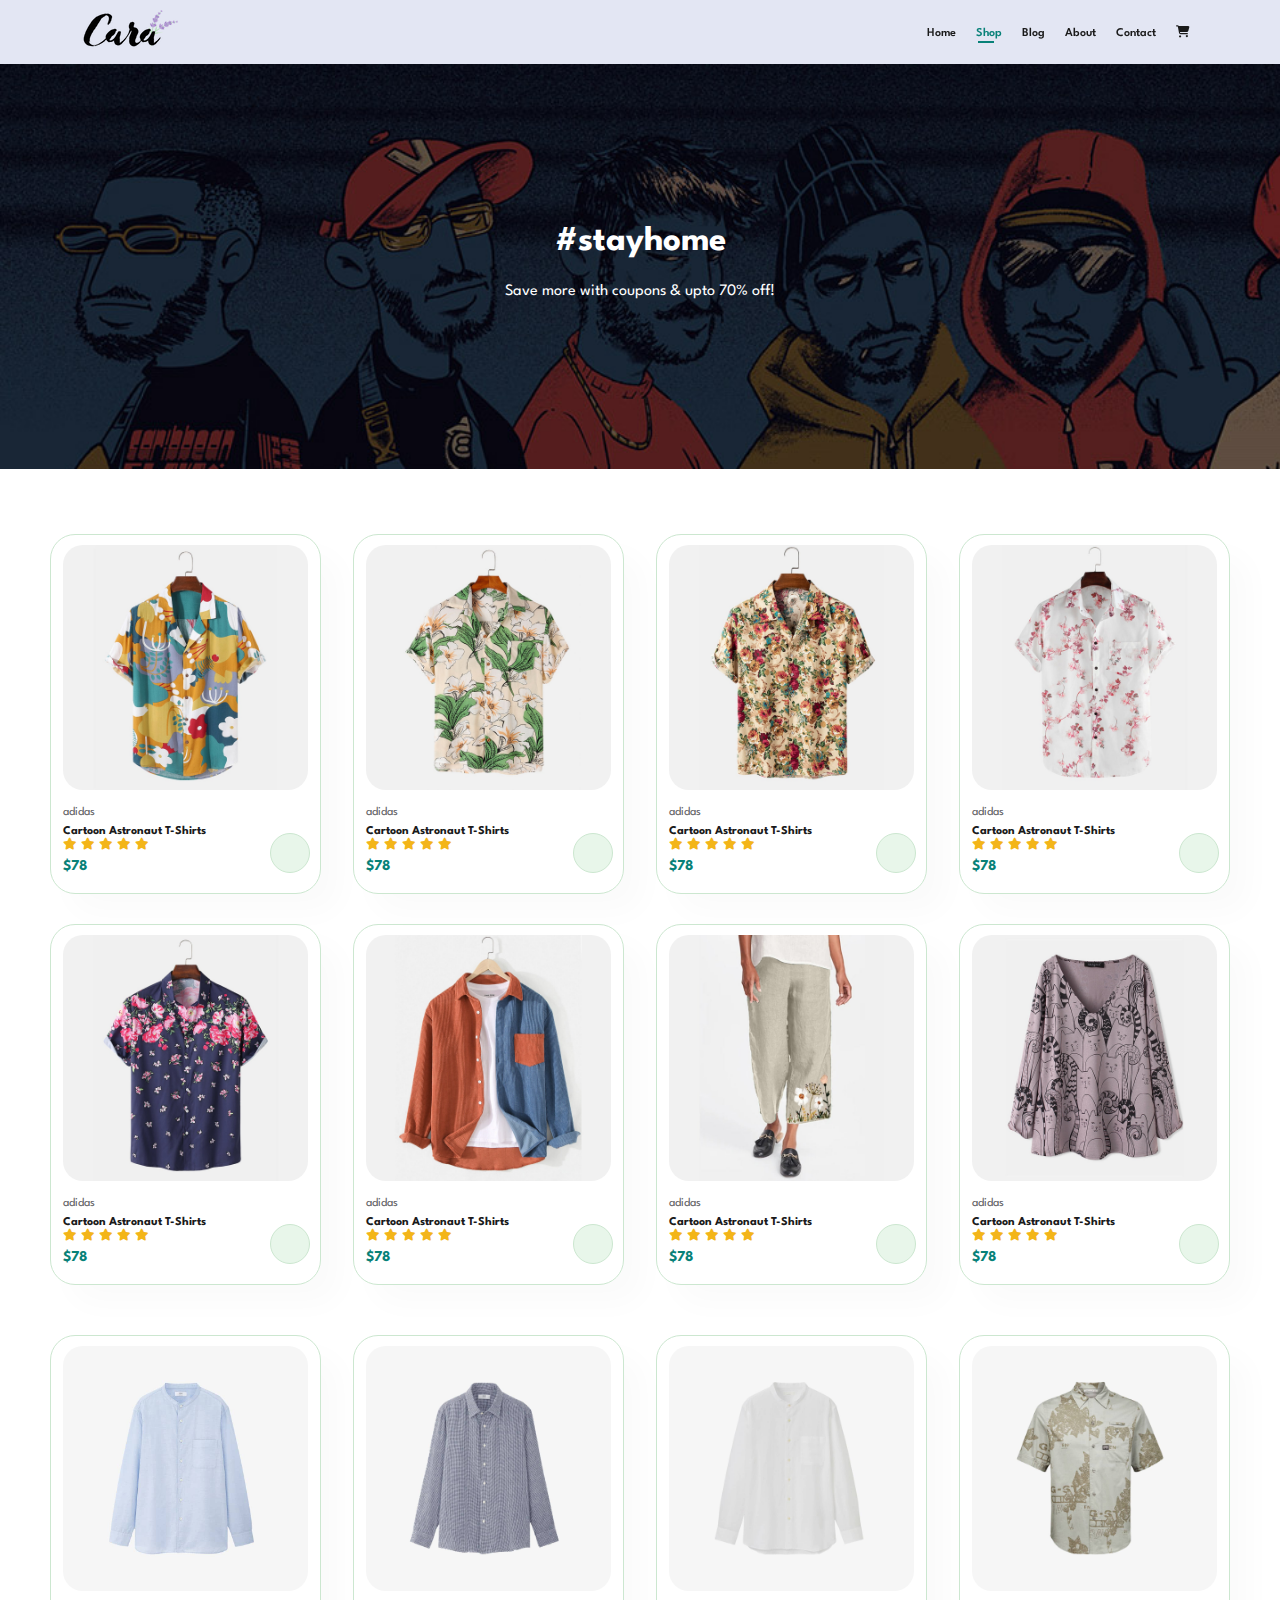
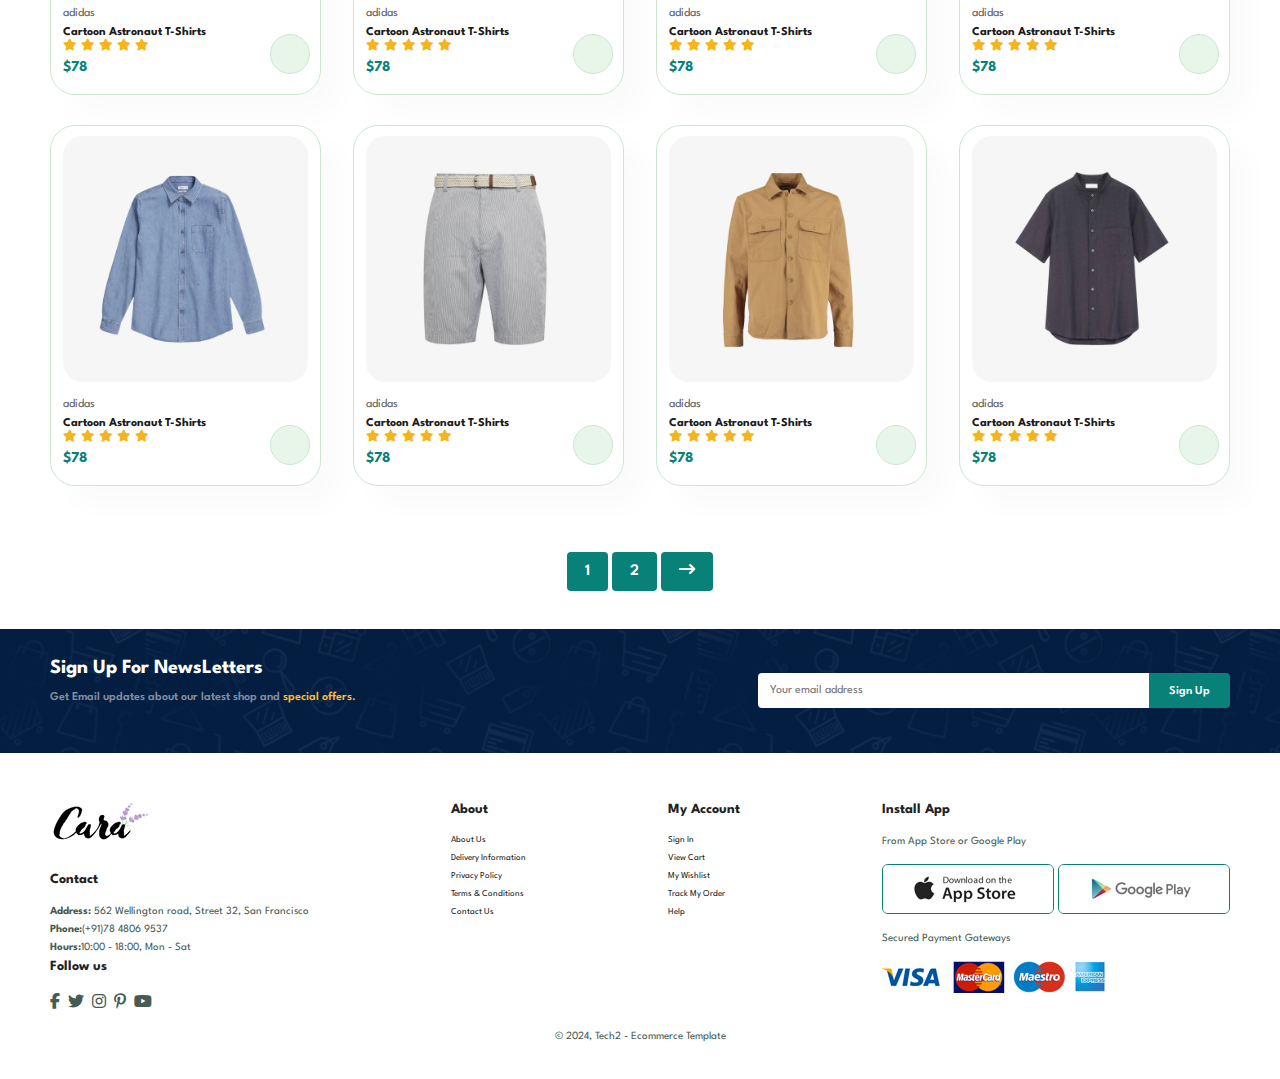
<file: shop.html>
<!DOCTYPE html>
<html lang="en">
<head>
    <meta charset="UTF-8">
    <meta name="viewport" content="width=device-width, initial-scale=1.0">
    <title>Document</title>
    <link rel="stylesheet" href="https://cdnjs.cloudflare.com/ajax/libs/font-awesome/6.6.0/css/all.min.css"/>
    <link rel="stylesheet" href="style.css">
</head>
<body>
    <!-- Navigation bar -->
    <section id="header">
        <a href="#"><img src="./img/logo.png" alt=""></a>

        <div>
            <ul id="navbar">
                <li><a href="index.html">Home</a></li>
                <li><a  class="active"href="shop.html">Shop</a></li>
                <li><a href="blog.html">Blog</a></li>
                <li><a href="about.html">About</a></li>
                <li><a href="contact.html">Contact</a></li>
                <li id="lg-bag"><a href="cart.html"><i class="fa-solid fa-cart-shopping"></i></a></li>
                <a href="#" id="close"><i class="fa-solid fa-xmark"></i></a>
            </ul>
        </div>

        <div class="mobile">
            <a href="cart.html"><i class="fa-solid fa-cart-shopping"></i></a>
            <i id="bar"class="fa-solid fa-bars"></i>
        </div>
    </section>

    <!-- hero page -->
     <section id="page-header">
        <h2>#stayhome</h2>
        <p>Save more with coupons & upto 70% off! </p>
      
     </section>

    <!-- featured products  -->
       <section id="product1" class= "section-p1">

        <div class="pro-container">
            <div class="pro" onclick="window.location.href='sproduct.html'">
                <img src="./img/products/f1.jpg" alt="">
            <!-- product description -->
            <div class="des">
                <span>adidas</span>
                <h5>Cartoon Astronaut T-Shirts</h5>
                <div class="star">
                    <i class="fas fa-star"></i>
                    <i class="fas fa-star"></i>
                    <i class="fas fa-star"></i>
                    <i class="fas fa-star"></i>
                    <i class="fas fa-star"></i>
                </div>
                <h4>$78</h4>
            </div>
                <a href="#"><i class="fal fa-shopping-cart cart"></i></a>
            </div>
            <div class="pro">
                <img src="./img/products/f2.jpg" alt="">
            <!-- product description -->
            <div class="des">
                <span>adidas</span>
                <h5>Cartoon Astronaut T-Shirts</h5>
                <div class="star">
                    <i class="fas fa-star"></i>
                    <i class="fas fa-star"></i>
                    <i class="fas fa-star"></i>
                    <i class="fas fa-star"></i>
                    <i class="fas fa-star"></i>
                </div>
                <h4>$78</h4>
            </div>
                <a href="#"><i class="fal fa-shopping-cart cart"></i></a>
            </div>
            <div class="pro">
                <img src="./img/products/f3.jpg" alt="">
            <!-- product description -->
            <div class="des">
                <span>adidas</span>
                <h5>Cartoon Astronaut T-Shirts</h5>
                <div class="star">
                    <i class="fas fa-star"></i>
                    <i class="fas fa-star"></i>
                    <i class="fas fa-star"></i>
                    <i class="fas fa-star"></i>
                    <i class="fas fa-star"></i>
                </div>
                <h4>$78</h4>
            </div>
                <a href="#"><i class="fal fa-shopping-cart cart"></i></a>
            </div>
            <div class="pro">
                <img src="./img/products/f4.jpg" alt="">
            <!-- product description -->
            <div class="des">
                <span>adidas</span>
                <h5>Cartoon Astronaut T-Shirts</h5>
                <div class="star">
                    <i class="fas fa-star"></i>
                    <i class="fas fa-star"></i>
                    <i class="fas fa-star"></i>
                    <i class="fas fa-star"></i>
                    <i class="fas fa-star"></i>
                </div>
                <h4>$78</h4>
            </div>
                <a href="#"><i class="fal fa-shopping-cart cart"></i></a>
            </div>
            <div class="pro">
                <img src="./img/products/f5.jpg" alt="">
            <!-- product description -->
            <div class="des">
                <span>adidas</span>
                <h5>Cartoon Astronaut T-Shirts</h5>
                <div class="star">
                    <i class="fas fa-star"></i>
                    <i class="fas fa-star"></i>
                    <i class="fas fa-star"></i>
                    <i class="fas fa-star"></i>
                    <i class="fas fa-star"></i>
                </div>
                <h4>$78</h4>
            </div>
                <a href="#"><i class="fal fa-shopping-cart cart"></i></a>
            </div>
            <div class="pro">
                <img src="./img/products/f6.jpg" alt="">
            <!-- product description -->
            <div class="des">
                <span>adidas</span>
                <h5>Cartoon Astronaut T-Shirts</h5>
                <div class="star">
                    <i class="fas fa-star"></i>
                    <i class="fas fa-star"></i>
                    <i class="fas fa-star"></i>
                    <i class="fas fa-star"></i>
                    <i class="fas fa-star"></i>
                </div>
                <h4>$78</h4>
            </div>
                <a href="#"><i class="fal fa-shopping-cart cart"></i></a>
            </div>
            <div class="pro">
                <img src="./img/products/f7.jpg" alt="">
            <!-- product description -->
            <div class="des">
                <span>adidas</span>
                <h5>Cartoon Astronaut T-Shirts</h5>
                <div class="star">
                    <i class="fas fa-star"></i>
                    <i class="fas fa-star"></i>
                    <i class="fas fa-star"></i>
                    <i class="fas fa-star"></i>
                    <i class="fas fa-star"></i>
                </div>
                <h4>$78</h4>
            </div>
                <a href="#"><i class="fal fa-shopping-cart cart"></i></a>
            </div>
            
            <div class="pro">
                <img src="./img/products/f8.jpg" alt="">
            <!-- product description -->
            <div class="des">
                <span>adidas</span>
                <h5>Cartoon Astronaut T-Shirts</h5>
                <div class="star">
                    <i class="fas fa-star"></i>
                    <i class="fas fa-star"></i>
                    <i class="fas fa-star"></i>
                    <i class="fas fa-star"></i>
                    <i class="fas fa-star"></i>
                </div>
                <h4>$78</h4>
            </div>
                <a href="#"><i class="fal fa-shopping-cart cart"></i></a>
            </div>
       

    <!-- New arrivals  -->
     
    
            <div class="pro-container">
                <div class="pro">
                    <img src="./img/products/n1.jpg" alt="">
                <!-- product description -->
                <div class="des">
                    <span>adidas</span>
                    <h5>Cartoon Astronaut T-Shirts</h5>
                    <div class="star">
                        <i class="fas fa-star"></i>
                        <i class="fas fa-star"></i>
                        <i class="fas fa-star"></i>
                        <i class="fas fa-star"></i>
                        <i class="fas fa-star"></i>
                    </div>
                    <h4>$78</h4>
                </div>
                    <a href="#"><i class="fal fa-shopping-cart cart"></i></a>
                </div>
                <div class="pro">
                    <img src="./img/products/n2.jpg" alt="">
                <!-- product description -->
                <div class="des">
                    <span>adidas</span>
                    <h5>Cartoon Astronaut T-Shirts</h5>
                    <div class="star">
                        <i class="fas fa-star"></i>
                        <i class="fas fa-star"></i>
                        <i class="fas fa-star"></i>
                        <i class="fas fa-star"></i>
                        <i class="fas fa-star"></i>
                    </div>
                    <h4>$78</h4>
                </div>
                    <a href="#"><i class="fal fa-shopping-cart cart"></i></a>
                </div>
                <div class="pro">
                    <img src="./img/products/n3.jpg" alt="">
                <!-- product description -->
                <div class="des">
                    <span>adidas</span>
                    <h5>Cartoon Astronaut T-Shirts</h5>
                    <div class="star">
                        <i class="fas fa-star"></i>
                        <i class="fas fa-star"></i>
                        <i class="fas fa-star"></i>
                        <i class="fas fa-star"></i>
                        <i class="fas fa-star"></i>
                    </div>
                    <h4>$78</h4>
                </div>
                    <a href="#"><i class="fal fa-shopping-cart cart"></i></a>
                </div>
                <div class="pro">
                    <img src="./img/products/n4.jpg" alt="">
                <!-- product description -->
                <div class="des">
                    <span>adidas</span>
                    <h5>Cartoon Astronaut T-Shirts</h5>
                    <div class="star">
                        <i class="fas fa-star"></i>
                        <i class="fas fa-star"></i>
                        <i class="fas fa-star"></i>
                        <i class="fas fa-star"></i>
                        <i class="fas fa-star"></i>
                    </div>
                    <h4>$78</h4>
                </div>
                    <a href="#"><i class="fal fa-shopping-cart cart"></i></a>
                </div>
                <div class="pro">
                    <img src="./img/products/n5.jpg" alt="">
                <!-- product description -->
                <div class="des">
                    <span>adidas</span>
                    <h5>Cartoon Astronaut T-Shirts</h5>
                    <div class="star">
                        <i class="fas fa-star"></i>
                        <i class="fas fa-star"></i>
                        <i class="fas fa-star"></i>
                        <i class="fas fa-star"></i>
                        <i class="fas fa-star"></i>
                    </div>
                    <h4>$78</h4>
                </div>
                    <a href="#"><i class="fal fa-shopping-cart cart"></i></a>
                </div>
                <div class="pro">
                    <img src="./img/products/n6.jpg" alt="">
                <!-- product description -->
                <div class="des">
                    <span>adidas</span>
                    <h5>Cartoon Astronaut T-Shirts</h5>
                    <div class="star">
                        <i class="fas fa-star"></i>
                        <i class="fas fa-star"></i>
                        <i class="fas fa-star"></i>
                        <i class="fas fa-star"></i>
                        <i class="fas fa-star"></i>
                    </div>
                    <h4>$78</h4>
                </div>
                    <a href="#"><i class="fal fa-shopping-cart cart"></i></a>
                </div>
                <div class="pro">
                    <img src="./img/products/n7.jpg" alt="">
                <!-- product description -->
                <div class="des">
                    <span>adidas</span>
                    <h5>Cartoon Astronaut T-Shirts</h5>
                    <div class="star">
                        <i class="fas fa-star"></i>
                        <i class="fas fa-star"></i>
                        <i class="fas fa-star"></i>
                        <i class="fas fa-star"></i>
                        <i class="fas fa-star"></i>
                    </div>
                    <h4>$78</h4>
                </div>
                    <a href="#"><i class="fal fa-shopping-cart cart"></i></a>
                </div>
                
                <div class="pro">
                    <img src="./img/products/n8.jpg" alt="">
                <!-- product description -->
                <div class="des">
                    <span>adidas</span>
                    <h5>Cartoon Astronaut T-Shirts</h5>
                    <div class="star">
                        <i class="fas fa-star"></i>
                        <i class="fas fa-star"></i>
                        <i class="fas fa-star"></i>
                        <i class="fas fa-star"></i>
                        <i class="fas fa-star"></i>
                    </div>
                    <h4>$78</h4>
                </div>
                    <a href="#"><i class="fal fa-shopping-cart cart"></i></a>
                </div>
            </div>
           </section>

    <!-- pagination section  -->
           <section id="pagination" class= "section-p1">
            <a href="#">1</a>
            <a href="#">2</a>
            <a href="#"><i class="fa-solid fa-arrow-right-long"></i></a>
           </section>

    <!-- new sletter section  -->

         <section id="newsletter" class= "section-p1  section-m1">
            <div class="newstext">
                <h4>Sign Up For NewsLetters</h4>
                <p>Get Email updates about our latest shop and <span>special offers.</span></p>
            </div>
            <div class="form">
                <input type="text" placeholder="Your email address">
                <button class="normal">Sign Up</button>
            </div>
                
          
         </section>

    <!-- footer  -->
         <footer class="section-p1">
            <div class="col">
                <img class="logo" src="./img/logo.png" alt="">
                <h4>Contact</h4>
                <p><strong>Address:</strong> 562 Wellington road, Street 32, San Francisco</p>
                <p><strong>Phone:</strong>(+91)78 4806 9537</p>
                <p><strong>Hours:</strong>10:00 - 18:00, Mon - Sat</p>

                <div class="follow">
                    <h4>Follow us</h4>
                    <div class="icon">
                        <i class="fab fa-facebook-f"></i>
                        <i class="fab fa-twitter"></i>
                        <i class="fab fa-instagram"></i>
                        <i class="fab fa-pinterest-p"></i>
                        <i class="fab fa-youtube"></i>
                    </div>
                   
                </div>
            </div>
        

                <div class="col">
                    <h4>About</h4>
                    <a href="#">About Us</a>
                    <a href="#">Delivery Information</a>
                    <a href="#">Privacy Policy</a>
                    <a href="#">Terms & Conditions</a>
                    <a href="#">Contact Us</a>
                </div>

                <div class="col">
                    <h4>My Account</h4>
                    <a href="#">Sign In</a>
                    <a href="#">View Cart</a>
                    <a href="#">My Wishlist</a>
                    <a href="#">Track My Order</a>
                    <a href="#">Help</a>
                </div>

                <div class="col install">
                    <h4>Install App</h4>
                    <p>From App Store or Google Play</p>
                    <div class="row">
                        <img src="./img/pay/app.jpg" alt="">
                        <img src="./img/pay/play.jpg" alt="">
                    </div>
                    <p>Secured Payment Gateways</p>
                    <img src="./img/pay/pay.png" alt="">
                </div>

                <div class="copyright">
                    <p>&copy; 2024, Tech2 - Ecommerce Template</p>
                </div>
         </footer>

    
    

    <script src="script.js"></script>
</body>
</html>
</file>
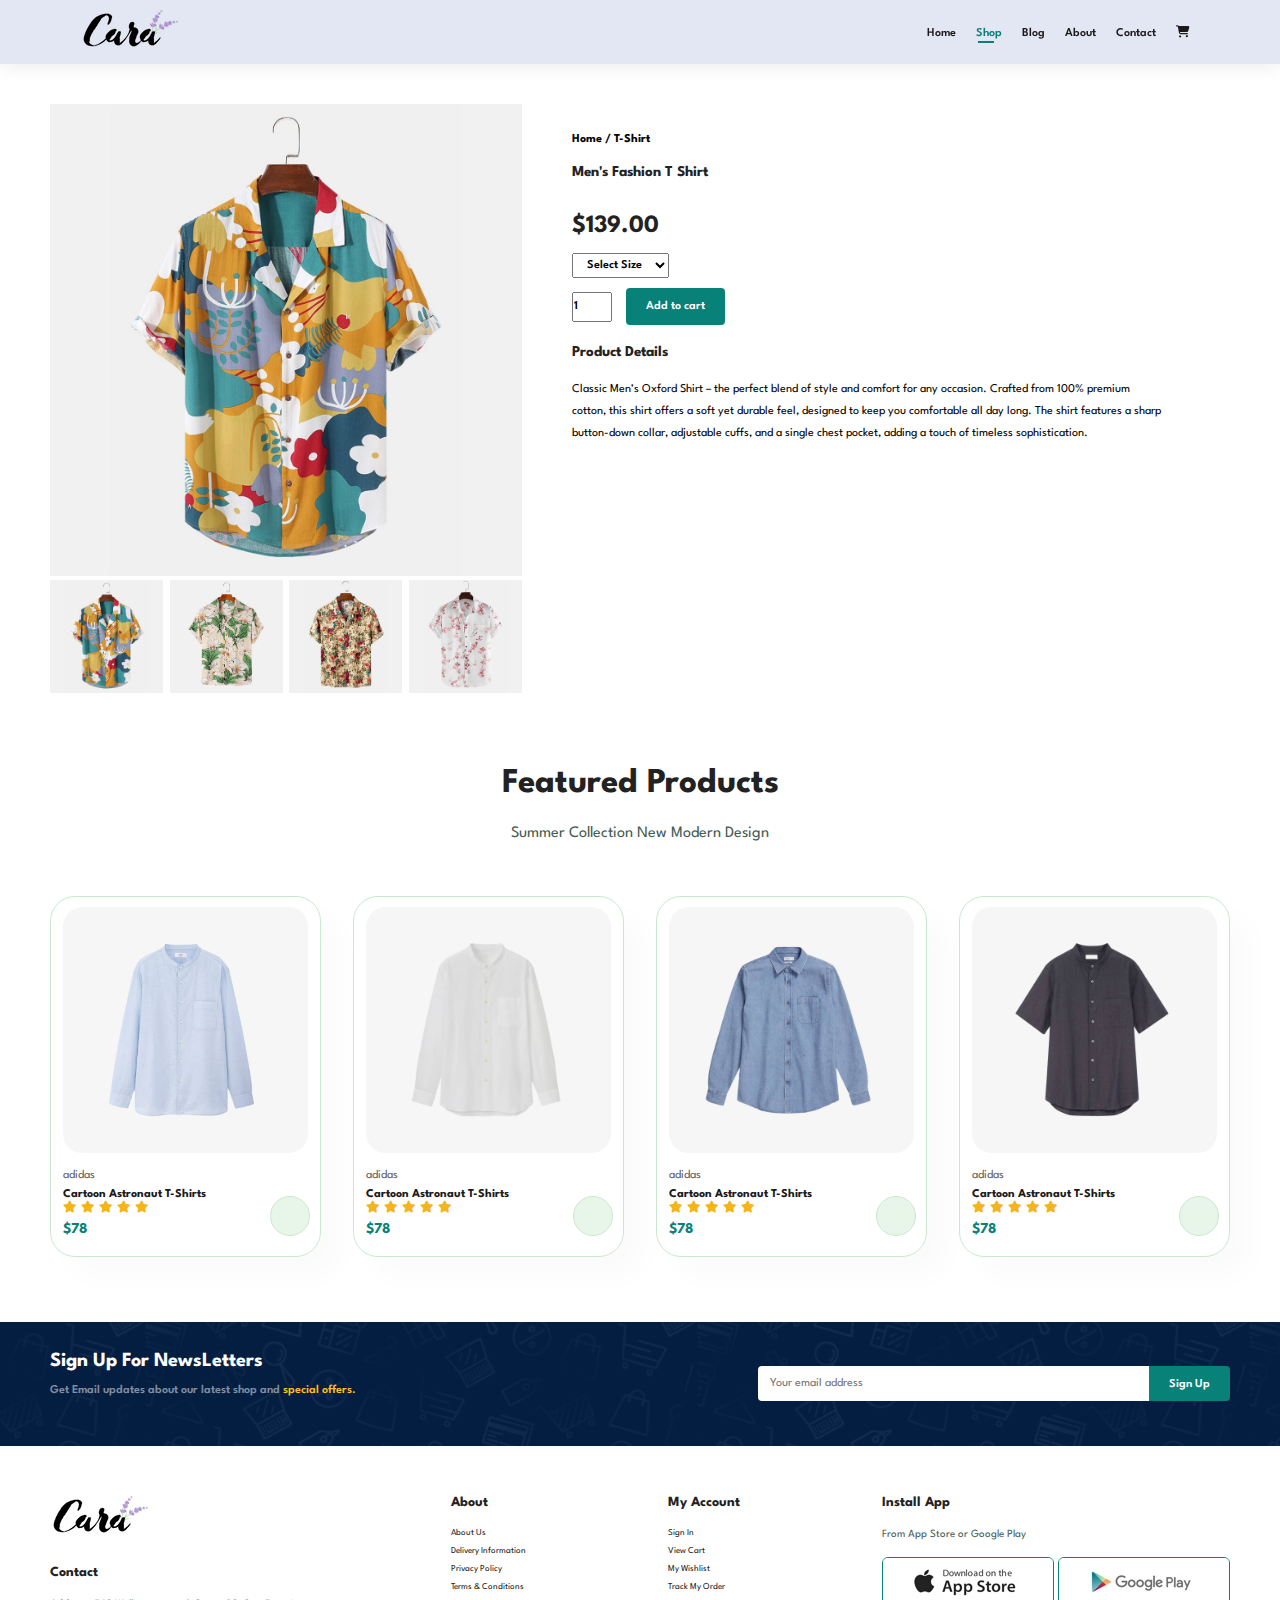
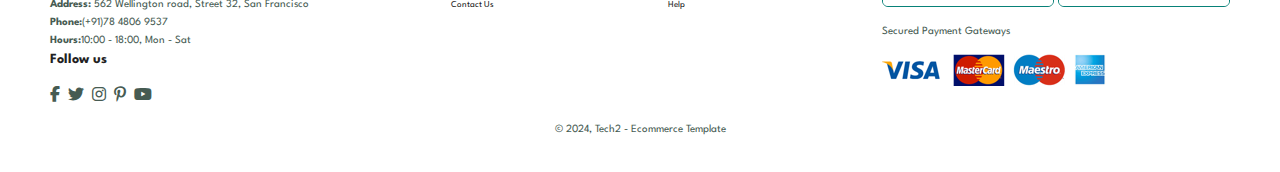
<file: sproduct.html>
<!DOCTYPE html>
<html lang="en">
<head>
    <meta charset="UTF-8">
    <meta name="viewport" content="width=device-width, initial-scale=1.0">
    <title>Document</title>
    <link rel="stylesheet" href="https://cdnjs.cloudflare.com/ajax/libs/font-awesome/6.6.0/css/all.min.css"/>
    <link rel="stylesheet" href="style.css">
</head>
<body>
    <!-- Navigation bar -->
    <section id="header">
        <a href="#"><img src="./img/logo.png" alt=""></a>

        <div>
            <ul id="navbar">
                <li><a href="index.html">Home</a></li>
                <li><a  class="active"href="shop.html">Shop</a></li>
                <li><a href="blog.html">Blog</a></li>
                <li><a href="about.html">About</a></li>
                <li><a href="contact.html">Contact</a></li>
                <li id="lg-bag"><a href="cart.html"><i class="fa-solid fa-cart-shopping"></i></a></li>
                <a href="#" id="close"><i class="fa-solid fa-xmark"></i></a>
            </ul>
        </div>

        <div class="mobile">
            <a href="cart.html"><i class="fa-solid fa-cart-shopping"></i></a>
            <i id="bar"class="fa-solid fa-bars"></i>
        </div>
    </section>

    <section id="proddetails" class= "section-p1">
        <div class="single-pro-image">
            <!-- left-side-big-img  -->
            <img src="img/products/f1.jpg" width="100%" id="mainimg" alt="">
            <!-- bottom small img container  -->
            <div class="small-img-group">
                <!-- bottom ind imgs  -->
                <div class="small-img-col">
                    <img src="img/products/f1.jpg" width="100%" class="small-img" alt="">
                </div>
                <div class="small-img-col">
                    <img src="img/products/f2.jpg" width="100%" class="small-img" alt="">
                </div>
                <div class="small-img-col">
                    <img src="img/products/f3.jpg" width="100%" class="small-img" alt="">
                </div>
                <div class="small-img-col">
                    <img src="img/products/f4.jpg" width="100%" class="small-img" alt="">
                </div>
            </div>
        </div>
        <div class="single-pro-details">
            <h6>Home / T-Shirt</h6>
            <h4>Men's Fashion T Shirt</h4>
            <h2>$139.00</h2>
            <select name="" id="">
                <option>Select Size</option>
                <option>XL</option>
                <option>XXL</option>
                <option>Small</option>
                <option>Medium</option>
                <option>Large</option>
            </select>

            <input type="number" value="1">
            <button class="normal">Add to cart</button>
            <h4>Product Details</h4>
            <span>Classic Men’s Oxford Shirt – the perfect blend of style and comfort for any occasion. Crafted from 100% premium cotton, this shirt offers a soft yet durable feel, designed to keep you comfortable all day long. The shirt features a sharp button-down collar, adjustable cuffs, and a single chest pocket, adding a touch of timeless sophistication.</span>
        </div>
    </section>

    <section id="product1" class= "section-p1">
        <h2>Featured Products</h2>
        <p>Summer Collection New Modern Design</p>

        <div class="pro-container">
            <div class="pro">
                <img src="./img/products/n1.jpg" alt="">
           
            <!-- product description -->
            <div class="des">
                <span>adidas</span>
                <h5>Cartoon Astronaut T-Shirts</h5>
                <div class="star">
                    <i class="fas fa-star"></i>
                    <i class="fas fa-star"></i>
                    <i class="fas fa-star"></i>
                    <i class="fas fa-star"></i>
                    <i class="fas fa-star"></i>
                </div>
                <h4>$78</h4>
            </div>
                <a href="#"><i class="fal fa-shopping-cart cart"></i></a>
            </div>
            <div class="pro">
                <img src="./img/products/n3.jpg" alt="">
           
            <!-- product description -->
            <div class="des">
                <span>adidas</span>
                <h5>Cartoon Astronaut T-Shirts</h5>
                <div class="star">
                    <i class="fas fa-star"></i>
                    <i class="fas fa-star"></i>
                    <i class="fas fa-star"></i>
                    <i class="fas fa-star"></i>
                    <i class="fas fa-star"></i>
                </div>
                <h4>$78</h4>
            </div>
                <a href="#"><i class="fal fa-shopping-cart cart"></i></a>
            </div>
            <div class="pro">
                <img src="./img/products/n5.jpg" alt="">
            
            <!-- product description -->
            <div class="des">
                <span>adidas</span>
                <h5>Cartoon Astronaut T-Shirts</h5>
                <div class="star">
                    <i class="fas fa-star"></i>
                    <i class="fas fa-star"></i>
                    <i class="fas fa-star"></i>
                    <i class="fas fa-star"></i>
                    <i class="fas fa-star"></i>
                </div>
                <h4>$78</h4>
            </div>
                <a href="#"><i class="fal fa-shopping-cart cart"></i></a>
            </div>
            
            <div class="pro">
                <img src="./img/products/n8.jpg" alt="">
            <!-- product description -->
            <div class="des">
                <span>adidas</span>
                <h5>Cartoon Astronaut T-Shirts</h5>
                <div class="star">
                    <i class="fas fa-star"></i>
                    <i class="fas fa-star"></i>
                    <i class="fas fa-star"></i>
                    <i class="fas fa-star"></i>
                    <i class="fas fa-star"></i>
                </div>
                <h4>$78</h4>
            </div>
                <a href="#"><i class="fal fa-shopping-cart cart"></i></a>
            </div>
        </div>
       </section>


    <!-- new sletter section  -->

         <section id="newsletter" class= "section-p1  section-m1">
            <div class="newstext">
                <h4>Sign Up For NewsLetters</h4>
                <p>Get Email updates about our latest shop and <span>special offers.</span></p>
            </div>
            <div class="form">
                <input type="text" placeholder="Your email address">
                <button class="normal">Sign Up</button>
            </div>
                
          
         </section>

    <!-- footer  -->
         <footer class="section-p1">
            <div class="col">
                <img class="logo" src="./img/logo.png" alt="">
                <h4>Contact</h4>
                <p><strong>Address:</strong> 562 Wellington road, Street 32, San Francisco</p>
                <p><strong>Phone:</strong>(+91)78 4806 9537</p>
                <p><strong>Hours:</strong>10:00 - 18:00, Mon - Sat</p>

                <div class="follow">
                    <h4>Follow us</h4>
                    <div class="icon">
                        <i class="fab fa-facebook-f"></i>
                        <i class="fab fa-twitter"></i>
                        <i class="fab fa-instagram"></i>
                        <i class="fab fa-pinterest-p"></i>
                        <i class="fab fa-youtube"></i>
                    </div>
                   
                </div>
            </div>
        

                <div class="col">
                    <h4>About</h4>
                    <a href="#">About Us</a>
                    <a href="#">Delivery Information</a>
                    <a href="#">Privacy Policy</a>
                    <a href="#">Terms & Conditions</a>
                    <a href="#">Contact Us</a>
                </div>

                <div class="col">
                    <h4>My Account</h4>
                    <a href="#">Sign In</a>
                    <a href="#">View Cart</a>
                    <a href="#">My Wishlist</a>
                    <a href="#">Track My Order</a>
                    <a href="#">Help</a>
                </div>

                <div class="col install">
                    <h4>Install App</h4>
                    <p>From App Store or Google Play</p>
                    <div class="row">
                        <img src="./img/pay/app.jpg" alt="">
                        <img src="./img/pay/play.jpg" alt="">
                    </div>
                    <p>Secured Payment Gateways</p>
                    <img src="./img/pay/pay.png" alt="">
                </div>

                <div class="copyright">
                    <p>&copy; 2024, Tech2 - Ecommerce Template</p>
                </div>
         </footer>

    
    <script>
        var mainImg = document.getElementById('mainimg');
        var smallImg = document.getElementsByClassName('small-img');

        // smallImg[0].onclick = function(){
        //     mainImg.src = smallImg[0].src;
        // }
        // smallImg[1].onclick = function(){
        //     mainImg.src = smallImg[1].src;
        // }
        // smallImg[2].onclick = function(){
        //     mainImg.src = smallImg[2].src;
        // }
        // smallImg[3].onclick = function(){
        //     mainImg.src = smallImg[3].src;
        // }
   

        for(let i =0; i<4; i++){
            smallImg[i].onclick = function(){
                mainImg.src = smallImg[i].src;
            }
        }
    </script>

    <script src="script.js"></script>
</body>
</html>
</file>
<file: style.css>
@import url("https://fonts.googleapis.com/css2?family=Spartan:wght@100;200;300;400;500;600;700;800;900&display=swap");
* {
  margin: 0;
  padding: 0;
  box-sizing: border-box;
  font-family: 'Spartan', sans-serif;
}

h1 {
    font-size: 35px;
    line-height: 64px;
    color: #222;
}

h2 {
    font-size: 35px;
    line-height: 54px;
    color: #222;
}
  
h4 {
    font-size: 15px;
    color: #222;
}

h6 {
    font-weight: 700;
    font-size: 12px;
}
  
p {
    font-size: 16px;
    color: #465b52;
    margin: 15px 0 20px 0;
}

.section-p1 {
    padding: 30px 50px;
}
  
.section-m1 {
    margin: 20px 0;
}

button.normal{
    color: #000;
    background-color: #fff;
    font-size: 12px;
    font-weight: 600;
    border: none;
    outline: none;
    border-radius: 4px;
    cursor: pointer;
    transition: 0.2s;
    padding: 13px 20px;

}

button.white{
    color: #fff;
    background-color: transparent;
    font-size: 10px;
    font-weight: 600;
    border: 1px solid #fff;
    outline: none;
    /* border-radius: 4px; */
    cursor: pointer;
    transition: 0.2s;
    padding: 11px 18px;

}
  
body {
    width: 100%;
   
}

/* header section  */
#header{
    display: flex;
    align-items: center;
    justify-content: space-between;
    padding: 10px 80px;
    background-color: #e3e6f3;
    box-shadow: 0 5px 15px rgba(0,0,0,0.06);
    /* x-value, y-value, radius, rgb-value */
    position: sticky;
    left: 0;
    top: 0;
    z-index: 999;
}

#navbar{
    display: flex;
    align-items: center;
    justify-content: center;
    
}

#navbar li{
    list-style: none;
    padding: 0 10px;
    position: relative;
}

#navbar li a{
    text-decoration: none;
    font-size: 12px;
    font-weight:600 ;
    color: #1a1a1a;
    transition: 0.3s ease;
}

#navbar li a:hover,
#navbar li a.active{
    color: #088178;
}

#navbar li a.active::after,
#navbar li a:hover::after
{
    content: "";
    width: 35%;
    height: 2px;
    background:#088178 ;
    position: absolute;
    bottom: -3px;
    left: 12px;
   
}

#close{
    display: none;
}

.mobile{
    display: none;
    align-items: center;
}

/* Home page  */
/* hero page  */

#hero{
    background-image: url("./img/hero4.png");
    height: 90vh;
    width: 100%;
    background-size: cover;
    background-position: top 25% right 0;
    padding: 0 80px;

    display: flex;
    align-items: flex-start;
    justify-content: center;
    flex-direction: column;
}

#hero h4{
    padding-bottom: 12px;
}

#hero h1{
    color: #088178;
}

#hero button{
    background-image: url("./img/button.png");
    color: #088178;
    background-color: transparent;
    cursor: pointer;
    border: 0;
    padding: 14px 80px 14px 65px;
    font-weight: 700;
    font-size: 12px;
    /* background-repeat: no-repeat; */
}


/* feature section --------------- */


#feature .fe-box{
    /* display: flex;
    justify-content: center;
    flex-direction: column; */
    text-align: center;
    width: 135px;
    padding: 22px 8px;
    margin: 15px 8px;
    border: 1px solid #cce7d0;
    border-radius: 4px;
    box-shadow: 20px 20px 34px rgba(0,0,0,0.03);
    cursor: pointer;
}

#feature .fe-box img{
    width: 100%;
    margin-bottom: 10px;
}


#feature .fe-box:hover{
    box-shadow: 10px 10px 54px rgba(86, 77, 77, 0.249);
}

#feature .fe-box h6{
    padding: 9px 8px 6px 8px;
    color: #088178;
    background-color: #fddde4;
    border-radius: 4px;
    font-size: 11px;
    display: inline-block;  
}

#feature .fe-box:nth-child(2) h6{
    background-color: #cdebbc;
}
#feature .fe-box:nth-child(3) h6{
    background-color: #d1e8f2;
}
#feature .fe-box:nth-child(4) h6{
    background-color: #cdd4f8;
}
#feature .fe-box:nth-child(5) h6{
    background-color: #f6dbf6;
}
#feature .fe-box:nth-child(6) h6{
    background-color: #fff2e5;
}



#feature{
    display: flex;
    align-items: center;
    justify-content: space-between;
    flex-wrap: wrap;
}


/* featured products ----------- */
#product1{
    text-align: center;
}

#product1 .pro-container{
    display: flex;
    flex-wrap: wrap;
    justify-content: space-between;
    padding-top: 20px;
}

#product1 .pro{
    width: 23%;
    min-width: 200px;
    padding: 10px 12px;
    border: 1px solid #cce7d0;
    border-radius: 25px;
    cursor: pointer;
    box-shadow: 20px 20px 30px rgba(0,0,0,0.02);
    margin: 15px 0;
    transition: 0.2s ease;
    position: relative;
}

#product1 .pro:hover{
    box-shadow: 20px 20px 40px rgba(0,0,0,0.06);
}

#product1 .pro img{
    width: 100%;
    border-radius: 20px;
}

#product1 .pro .des{
    padding: 10px 0;
    text-align: start;
}

#product1 .pro .des span{
    color: #606063;
    font-size: 12px;
}

#product1 .pro .des h5{
    font-size:12px ;
    color: #1a1a1a; ;
    padding-top:7px ;
}

#product1 .pro .des i{
    color: rgb(243, 181, 25);
    font-size: 12px;
}

#product1 .pro .des h4{
    color: #088178;
    font-size: 15px;
    font-weight:700 ;
    padding-top: 7px;
}

#product1 .pro .cart{
    width:40px ;
    height: 40px;
    line-height: 40px;
    font-weight:500 ;
    background-color: #e8f6ea;
    color: #088178;
    border-radius: 50px;
    border: 1px solid #cce7d0;
    position: absolute;
    right: 10px;
    bottom: 20px;
}


/* banner section--------------  */
#banner{
    display: flex;
    flex-direction: column;
    text-align: center;
    justify-content: center;
    align-items: center;
    background-image: url("./img/banner/b2.jpg"); 
    height: 40vh;
    width: 100%;
    background-size: cover;
    background-position: center;
}

#banner h4{
    color: #fff;
    font-size: 16px;
}

#banner h2{
    color: #fff;
    font-size: 30px;
    padding: 10px 0;
}

#banner h2 span{
    color: #ef3636;
}

#banner button:hover{
    color:#fff ;
    background-color: #088178;
}

/* orange banner ----------- */
#sm-banner{
    display: flex;
    flex-wrap: wrap;
    justify-content: space-between;
}
#sm-banner .banner-box{
    display: flex;
    flex-direction: column;
    justify-content: center;
    align-items: flex-start;
    background-image: url("./img/banner/b17.jpg"); 
    height: 50vh;
    min-width: 440px;
    background-size: cover;
    background-position: center;
    padding: 30px;
    /* border-radius: 6px; */
}

#sm-banner .banner-box:nth-child(2){
    background-image: url("./img/banner/b10.jpg");
}

#sm-banner h4{
    color: #fff;
    font-size: 15px;
    font-weight: 300;
}

#sm-banner h2{
    color: #ffffff;
    font-size: 25px;
    font-weight: 800;
}

#sm-banner span{
    color: #ffffff;
    font-size: 12px;
    font-weight: 500;
    padding-bottom: 25px;
}

#sm-banner .banner-box:hover button{
    border: 1px solid #088178;
    background-color: #088178;
}


/* banner 3 (after orange banner section) ----- */
#banner3{
    display: flex;
    justify-content: space-between;
    flex-wrap: wrap;
    /* padding: 0 50px; */
}
#banner3 .banner-box{
    display: flex;
    flex-direction: column;
    justify-content: center;
    align-items: flex-start;
    background-image: url("./img/banner/b7.jpg"); 
    height: 30vh;
    min-width: 30%;
    background-size: cover;
    background-position: center;
    padding: 20px;
    margin-bottom: 20px;
    /* border-radius: 6px; */
}

#banner3 .banner-box:nth-child(2){
    background-image: url("./img/banner/b4.jpg");
}
#banner3 .banner-box:nth-child(3){
    background-image: url("./img/banner/b18.jpg");
}

#banner3 h2{
    color:#fff ;
    font-weight: 900;
    font-size: 18px;
}

#banner3 h3{
    color:#ec544e ;
    font-weight: 800;
    font-size: 12px;
}

/* newsletter section ------ */
#newsletter{
    display: flex;
    align-items: center;
    justify-content: space-between;
    flex-wrap: wrap;
    background-image: url("./img/banner/b14.png");
    /* background-repeat: no-repeat; */
    background-position: 20% 30%;
    background-color: #041e42;
}

#newsletter h4{
    font-size:20px;
    font-weight: 700;
    color: #fff;
}

#newsletter p{
    font-size:12px ;
    font-weight:600 ;
    color: #818ea0;
}

#newsletter p span{
    color: #ffbd27;
}

#newsletter input{
    height: 2.225rem;
    outline: none;
    font-size: 12px;
    border: 1px solid transparent;
    border-radius: 4px;
    border-top-right-radius: 0;
    border-bottom-right-radius: 0;
    width: 100%;
    padding: 0 .9em;
}

#newsletter button{
    background-color: #088178;
    color: #fff;
    white-space: nowrap;
    border-top-left-radius: 0;
    border-bottom-left-radius: 0;
}

#newsletter .form{
    display: flex;
    width: 40%;
    height: 2.225rem;
}

/* footer part ---------- */
footer{
    display: flex;
    justify-content: space-between;
    flex-wrap: wrap;
}
footer{
    display: flex;
    justify-content: space-between;
    flex-wrap: wrap;
}

footer .col{
    display: flex;
    flex-direction: column;
    align-items: flex-start;
    flex-wrap: wrap;
    margin-bottom: 20px;
}

footer .logo{
    margin-bottom: 30px;
}

footer h4{
    font-size: 14px;
    padding-bottom: 20px;
}

footer p{
    font-size: 11px;
    margin: 0 0 8px 0;
}

footer a{
    text-decoration: none;
    color: #222;
    font-size: 9px;
    margin-bottom: 10px;
}

footer .follow i{
    color: #465b52;
    cursor: pointer;
    padding-right: 4px;
}

footer .install .row img{
    border-radius: 6px;
    border: 1px solid #088178;
}

footer .install img{
    margin: 10px 0 15px 0;
}

footer .follow i:hover,
footer a:hover{
    color: #088178;
}

footer .copyright{
    text-align: center;
    width: 100%;
}





/* SHOP PAGE---------------------------------------------------------- PART 2 */
#page-header{
    display: flex;
    justify-content: center;
    text-align: center;
    flex-direction: column;
    background-image: url("./img/banner/b1.jpg");
    height: 45vh;
    /* width: 100%; */
    background-size: cover;
    padding: 14px;

}

#page-header h2,
#page-header p{
    color: #fff;
}

#pagination{
   text-align: center;
}

#pagination a{
    text-decoration: none;
    background-color: #088178;
    color: #fff;
    padding: 12px 18px;
    border-radius: 4px;
    font-weight: 600;
}

#pagination a i{
    font-size: 16px;
    font-weight: 600;
}




/* single product  */
#proddetails{
    display: flex;
    margin-top: 10px;
}
#proddetails .single-pro-image{
    width: 40%;
    margin-right: 50px;
    
}

.small-img-group{
    display: flex;
    justify-content: space-between;
}

.small-img-col{
    flex-basis: 24%;
    cursor: pointer;
}

#proddetails .single-pro-details{
    width: 50%;
    padding-top: 30px;
}

#proddetails .single-pro-details h4{
    padding: 20px 0 20px 0;
}
#proddetails .single-pro-details h2{
    font-size: 25px;
}

#proddetails .single-pro-details select{
    display: block;
    padding: 5px 10px;
    margin-bottom: 10px;
    outline: none;
    font-weight: 600;
    font-size:12px ;
}


#proddetails .single-pro-details input{
    width:40px ;
    height:30px ;
    font-size:12px ;
    font-weight: 600;
    margin-right: 10px;
}

#proddetails .single-pro-details input:focus{
    outline: none;
}

#proddetails .single-pro-details button{
    color: #fff;
    background-color: #088178;
}

#proddetails .single-pro-details span{
    line-height: 22px;
    font-size: 12px;
}



/* BLOG PAGE -----------------------------------------------PART-3 */
#page-header.blog-header{
    background-image: url('./img/banner/b19.jpg');
}

#blog{
    padding: 150px 150px 0 150px;
}

#blog .blog-box{
    display: flex;
    align-items: center;
    width: 100%;
    position: relative;
    padding-bottom: 90px;
}

#blog .blog-img{
    width: 60%;
    margin-right: 40px;
   
}

#blog img{
    object-fit: cover;
    width: 100%;
    height: 250px;
    
}

#blog .blog-details{
    width: 50%;
}

#blog .blog-details p{
    font-size: 12px;
}

#blog .blog-details h4{
    font-size: 15px;
}

#blog .blog-details a{
    color: #000;
    font-size: 9px;
    text-decoration: none;
    font-weight: 700;
    position: relative;
    transform: 0.3s;
}

#blog .blog-details a::after{
    content: "";
    width: 50px;
    height: 1px;
    background-color: #000;
    position: absolute;
    top: 4px;
    right: -60px;
}

#blog .blog-details a:hover{
    color: #088178;
}


#blog .blog-details a:hover::after{
    background-color: #088178;
}

#blog .blog-box h1{
    position: absolute;
    color: #c9cbce;
    font-size: 70px;
    font-weight: 700;
    top: -40px;
    left: 0;
    z-index: -1;
}



/* ABOUT PAGE ---------------------------------PART-4 */
#page-header.about-header{
    background-image: url(./img/about/banner.png);
}

#about-head{
    display: flex;
    justify-content: center;
}

#about-head img{
    width: 50%;
}

#about-head div{
    margin-left: 40px;
  
}

#about-head div p{
    font-size: 11px;
}

#about-app{
    /* text-align: center; */
    display: flex;
    flex-direction: column;
    align-items: center;
    justify-content: center;
    text-align: center;
 
}

#about-app .video{
    width: 70%;
    height: 100%;
    margin-top: 30px;
}

#about-app .video video{
    width: 100%;
    height: 100%;
    border-radius: 20px;
}



/* CONTACT PAGE-------------------PART-5  */
#contact-details{
    display: flex;
    justify-content: space-between;
    align-items: center;
}

#contact-details .details{
    /* width: 30%; */
    padding: 0 20px;
}


#contact-details .details span,
#form-details form span{
    font-size: 12px;
}

#contact-details .details h2,
#form-details form h2{
    font-size: 22px;
    padding: 20px 0;
    line-height: 35px;
}

#contact-details .details h3{
    font-size: 16px;
    color: #088178;
    padding-bottom: 20px;
}

#contact-details .details li{
    list-style: none;
    display: flex;
    padding: 10px 0;
}

#contact-details .details li i{
    font-size: 12px;
    padding-right: 22px;
}
#contact-details .details li p{
    font-size: 12px;
    margin: 0;
}


#contact-details .map{
    width: 65%;
    height:300px ;
}

#contact-details .map iframe{
    width: 100%;
    height:100% ;
}

/* form styling  */
 #form-details{
    display: flex;
    justify-content: space-between;
    align-items: center;
    margin: 30px;
    padding: 80px;
    border: 1px solid #1a1a1a;
} 
#form-details form{
    display: flex;
    flex-direction: column;
    align-items: flex-start;
    width: 65%;
}

#form-details form input,
#form-details form textarea{
    width: 80%;
    padding: 10px 15px;
    margin-bottom: 10px;
    outline: none;
    font-size: 10px;
    font-weight: 600;
    border: 1px solid #088178;
}

#form-details form button{
    background-color: #088178;
    color: #fff;
}

#form-details .people div{
    padding-bottom: 25px;
    display: flex;
    align-items: flex-start;
}

#form-details .people img{
    height: 65px;
    width: 65px;
    border-radius: 50%;
    margin-right: 20px;
    object-fit: cover;
}

#form-details .people p{
    font-size: 10px;
    margin: 0;
    line-height: 20px;
    
}

#form-details .people p span{
    font-size: 15px;
    display:block;
    font-weight: 600;
    color: #000;
}


/* CART PAGE ----------------------PART-06 */
#cart{
    overflow-x: auto;
}
#cart table{
    width: 50%;
    border-collapse: collapse;
    table-layout: fixed;
    white-space: nowrap;
}

#cart table img{
    width: 70px;
}

#cart table td{
    font-size: 12px;
}

#cart table td:nth-child(1){
    width: 100px;
    text-align: center;
}

#cart table td:nth-child(2){
    width: 150px;
    text-align: center;
}

#cart table td:nth-child(3){
    width: 250px;
    text-align: center;
}

#cart table td:nth-child(4),
#cart table td:nth-child(5),
#cart table td:nth-child(6){
    width: 150px;
    text-align: center;
}

#cart table td:nth-child(5) input{
    height: 30px;
    width: 50px;
    outline: none;
    font-size: 11px;
    font-weight: 600;
}

#cart table thead{
    border: 1px solid #e2e9e1;
    border-left: none;
    border-right: none;

}

#cart table thead td{
    font-weight: 700;
    padding: 10px 0;
    font-size: 12px;
    text-transform: uppercase;
}

#cart table tbody tr td{
    padding-top: 15px;
}

#cart table tbody td{
    font-size: 12px;
}

#cart-add{
    display: flex;
    justify-content: space-between;
    flex-wrap: wrap;
}

#coupon{
    width: 50%;
    margin-bottom: 30px;
}

#coupon h3,
#subtotal h3{
    padding-bottom: 15px;
}

#coupon input{
    padding: 8px 20px;
    outline:none;
    width: 60%;
    margin-right:2px;
    border: 1px solid #e2e9e1;
}

#coupon button,
#subtotal button{
    color: #fff;
    background-color: #088178;
    padding: 10px 20px;
}

#subtotal{
    width: 50%;
    margin-bottom: 30px;
    border: 1px solid #e2e9e1;
    padding: 30px;
}

#subtotal table{
    width: 100%;
    border-collapse: collapse;
    margin-bottom: 20px;
}

#subtotal table td{
    font-size: 10px;
    padding: 10px;
    border: 1px solid #e2e9e1;
    width: 50%;
}


/* media query ----------- */
/* hamburger menu */


/* ipad */
@media (max-width:799px) {
    .section-p1{
        padding: 40px 40px;
    }
    #navbar {
        display: flex;
        flex-direction: column;
        align-items: flex-start;
        justify-content: flex-start;
        position: fixed;
        top: 0;
        right: -300px;
        height: 100vh;
        width: 300px;
        background-color: #e3e6f3;
        box-shadow: 0 40px 60px rgba(0,0,0,0.01);
        padding: 80px 0 0 10px;
        transform:0.3s ease;
    }
    #navbar.active{
        right: 0px;
    }

    #navbar li{
        margin-bottom: 25px;
    }

    .mobile{
        display: flex;
        align-items: center;
    }


    .mobile i{
        color: #1a1a1a; ;
        font-size:24px ;
        padding-left: 20px;
    }

    #close{
        display: initial;
        position: absolute;
        top: 30px;
        left: 20px;
        color: #222;
        font-size: 24px;

    }

    #lg-bag{
        display: none;
    }

    /* hero section  */
    #hero {
        height: 70vh;
        padding: 0 80px;
        background-position: top 30% right 30%;
        
    }

    /* feature section  */
    #feature {
        justify-content: center;
    }
    #feature .fe-box {
        
           width: 180px;
    
    }

    #product1 .pro-container {
        justify-content: center;
        padding-top: 20px;
    }

    #product1 .pro {
        margin: 15px;
        width: 45%; 
    }

    #banner {
        height: 20vh;
    }

    #sm-banner .banner-box {
       min-width: 100%;
    }

    #banner3 .banner-box {
        width: 30%;
    }

    #newsletter .form{
        width: 60%;
    }  

    /* BLOG PAGE  */
    #blog {
        padding: 100px 80px 0 80px;
    }

    /* CONTACT OAGE  */
    #form-details {
        padding: 40px;
    }
}




/* for iphone-x */
@media (max-width:477px) {
    .section-p1 {
        padding: 20px;
    }
    #header {
        padding: 10px 30px; 
    }
    h1 {
        font-size: 32px;
    }

    h1 {
        font-size: 38px;
    }
    #hero {
        padding: 0 20px;
        background-position: 60%;
    }

    #feature .fe-box {
        width: 155px;
        margin: 0 0 15px 0;
    }
    #feature {
        justify-content: space-between;
    }

    #product1 .pro {
        width: 100%;
    }

    #banner {
        height: 40vh;
    }
    #sm-banner .banner-box {
        /* width: 100%; */
        height: 40vh;
    }
    #sm-banner .banner-box:nth-child(2){
        margin-top: 10px;
    }
    
    #banner3 .banner-box {
        width: 100%;
    }
    #newsletter {
        padding: 40px 30px;
    }
    #newsletter .form {
        width: 90%;
    }
    footer .copyright {
        text-align: start;
    }


    /* Single product  */
    #proddetails {
        display: flex;
        flex-direction: column;
    }

    #proddetails .single-pro-image {
        width: 100%;
        margin-right: 0px;
    }

    #proddetails .single-pro-details {
        width: 100%;
    }


    /* BLOG PAGE ------- */

    #blog {
        padding: 100px 20px 0 20px;
    }
    #blog .blog-box {
        display: flex;
        flex-direction: column;
        align-items: flex-start; 
    }

    #blog .blog-img {
        width: 100%;
        margin-right: 0px;
        margin-bottom: 30px;
    }

    #blog .blog-details {
        width: 100%;
    }


    /* ABOUT PAGE ----------------- */
    #about-head {
        flex-direction: column;
    }

    #about-head img {
        width: 100%;
        margin-bottom: 25px;
    }

    #about-head div {
        margin-left: 0px;
    }

    #about-app .video {
        width: 100%; 
    }

    /* CONTACT PAGE  */
    #contact-details {
        flex-direction: column;
    }
    #contact-details .map {
        width: 100%;
        margin-top: 20px;
    }

    #form-details {
        margin: 10px;
        padding: 30px 10px;
        flex-wrap: wrap;
    }

    #form-details form {
        width: 100%;
        margin-bottom: 30px;
    }

    /* CART PAGE  */
    #cart-add {
        flex-direction: column;
        
    }

    #coupon {
        width: 100%;
    }

    #subtotal {
        width: 100%;
    }
    
}

/*
extra notes:
event listener
class list , how to create and how to use , how it lins the css and js files 
position absolute, relative
position fixed, static, top: , left:, bottom?
display:initial?

what is difference between the width and the min-width? 
margin:top right bottom left
align items and justify content
 flex-basis: 24%;
 #id-name.class-name: means the class will acquire all the properties and styling of that id
 pseudo element- after and before? why it is required to add a content("") for creating these pseudo elements?
 border-collapse: collapse;
    table-layout: fixed;
    white-space: nowrap;
    if we are using an id then we dont need to add any parent id. why? priority?*/
</file>
